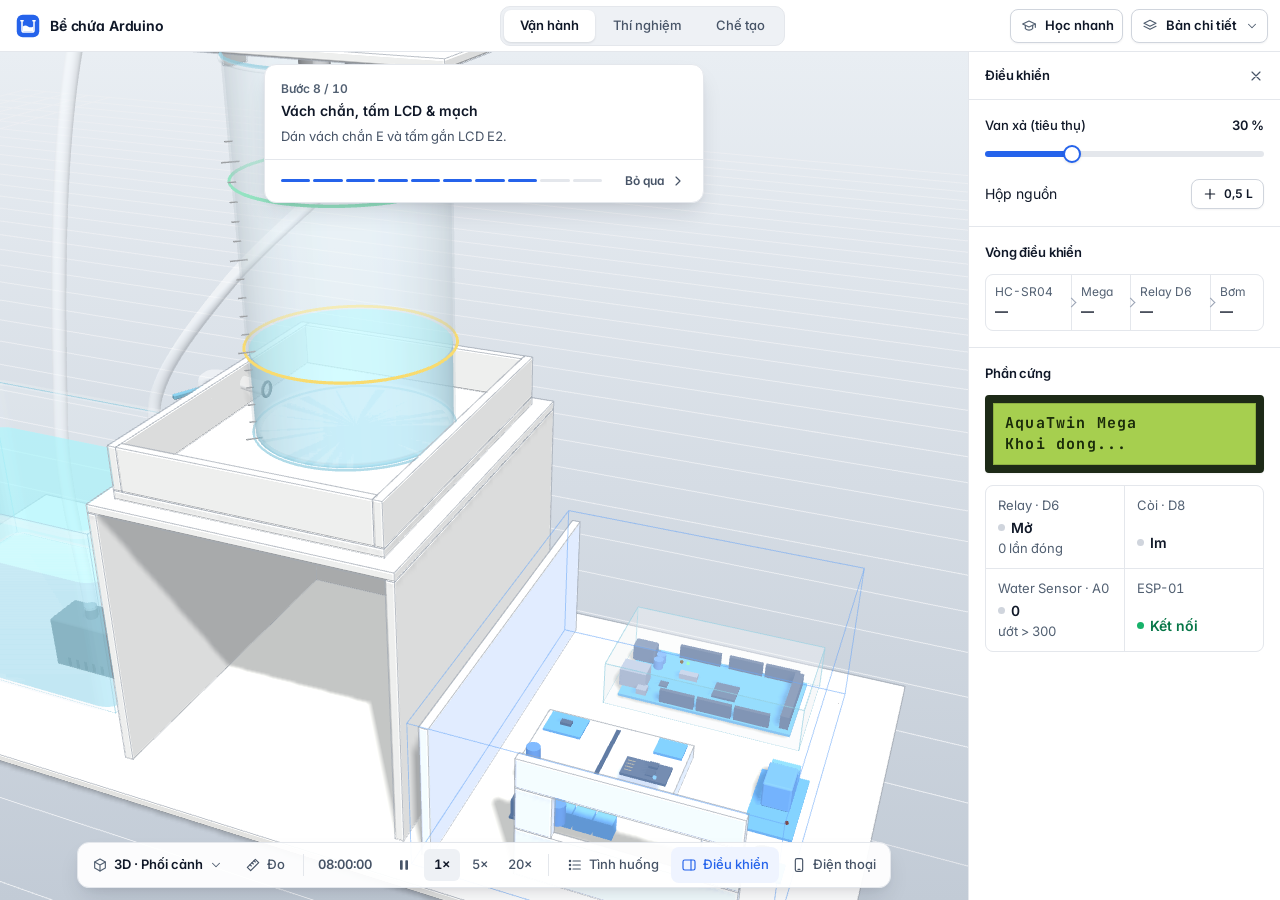
<file: index.html>
<!doctype html>
<html lang="vi">
<head>
<meta charset="utf-8">
<meta name="viewport" content="width=device-width, initial-scale=1">
<title>Bể chứa Arduino — Digital Twin</title>
<meta name="description" content="Phòng thí nghiệm ảo: giám sát mực nước bể chứa và điều khiển bơm tự động bằng Arduino Mega + HC-SR04.">
<link rel="preconnect" href="https://fonts.googleapis.com">
<link rel="preconnect" href="https://fonts.gstatic.com" crossorigin>
<link href="https://fonts.googleapis.com/css2?family=Inter:wght@400;500;600;700&family=JetBrains+Mono:wght@500;700&display=swap" rel="stylesheet">
<link rel="icon" href="data:image/svg+xml,%3Csvg xmlns=%27http://www.w3.org/2000/svg%27 viewBox=%270 0 32 32%27%3E%3Crect width=%2732%27 height=%2732%27 rx=%278%27 fill=%27%232563eb%27/%3E%3Cpath d=%27M9 16.5c2.3-1.6 4.7-1.6 7 0s4.7 1.6 7 0V22H9z%27 fill=%27white%27/%3E%3C/svg%3E">
<link rel="stylesheet" href="css/app.css?v=11">
</head>
<body>
<svg width="0" height="0" style="position:absolute" aria-hidden="true">
  <defs>
    <symbol id="i-play" viewBox="0 0 24 24"><path d="M7 4.5v15l12-7.5z" fill="currentColor" stroke="none"/></symbol>
    <symbol id="i-pause" viewBox="0 0 24 24"><rect x="6" y="5" width="4" height="14" rx="1" fill="currentColor" stroke="none"/><rect x="14" y="5" width="4" height="14" rx="1" fill="currentColor" stroke="none"/></symbol>
    <symbol id="i-chev-l" viewBox="0 0 24 24"><path d="M15 18l-6-6 6-6"/></symbol>
    <symbol id="i-chev-r" viewBox="0 0 24 24"><path d="M9 18l6-6-6-6"/></symbol>
    <symbol id="i-chev-d" viewBox="0 0 24 24"><path d="M6 9l6 6 6-6"/></symbol>
    <symbol id="i-check" viewBox="0 0 24 24"><path d="M5 12.5l4.5 4.5L19 7.5"/></symbol>
    <symbol id="i-x" viewBox="0 0 24 24"><path d="M6 6l12 12M18 6L6 18"/></symbol>
    <symbol id="i-eye" viewBox="0 0 24 24"><path d="M2 12s3.6-7 10-7 10 7 10 7-3.6 7-10 7S2 12 2 12z"/><circle cx="12" cy="12" r="3"/></symbol>
    <symbol id="i-eye-off" viewBox="0 0 24 24"><path d="M10.6 5.1A9.6 9.6 0 0 1 12 5c6.4 0 10 7 10 7a17 17 0 0 1-2.6 3.5M6.6 6.6C3.7 8.4 2 12 2 12s3.6 7 10 7c1.8 0 3.4-.5 4.8-1.3M9.9 9.9a3 3 0 0 0 4.2 4.2M3 3l18 18"/></symbol>
    <symbol id="i-target" viewBox="0 0 24 24"><circle cx="12" cy="12" r="7"/><circle cx="12" cy="12" r="2.5"/><path d="M12 2v3M12 19v3M2 12h3M19 12h3"/></symbol>
    <symbol id="i-isolate" viewBox="0 0 24 24"><path d="M12 3l8 4.5v9L12 21l-8-4.5v-9z"/><path d="M4 7.5l8 4.5 8-4.5M12 12v9"/></symbol>
    <symbol id="i-tag" viewBox="0 0 24 24"><circle cx="12" cy="12" r="8.5"/><path d="M10.5 9.5l2-1.5v8"/></symbol>
    <symbol id="i-dims" viewBox="0 0 24 24"><path d="M3 8v8M21 8v8M3 12h18M6.5 9.5L3.5 12l3 2.5M17.5 9.5l3 2.5-3 2.5"/></symbol>
    <symbol id="i-ruler" viewBox="0 0 24 24"><path d="M3.5 15.5l12-12 5 5-12 12z"/><path d="M7.5 11.5l2 2M10.5 8.5l2 2M13.5 5.5l2 2"/></symbol>
    <symbol id="i-printer" viewBox="0 0 24 24"><path d="M7 9V3h10v6M7 17H5a2 2 0 0 1-2-2v-4a2 2 0 0 1 2-2h14a2 2 0 0 1 2 2v4a2 2 0 0 1-2 2h-2"/><path d="M7 14h10v7H7z"/></symbol>
    <symbol id="i-download" viewBox="0 0 24 24"><path d="M12 3v12M7 10l5 5 5-5M4 20h16"/></symbol>
    <symbol id="i-plus" viewBox="0 0 24 24"><path d="M12 5v14M5 12h14"/></symbol>
    <symbol id="i-drain" viewBox="0 0 24 24"><path d="M12 3s6 6.5 6 11a6 6 0 0 1-12 0c0-4.5 6-11 6-11z"/><path d="M9 15h6"/></symbol>
    <symbol id="i-reset" viewBox="0 0 24 24"><path d="M3 12a9 9 0 1 0 3-6.7"/><path d="M3 4v5h5"/></symbol>
    <symbol id="i-towel" viewBox="0 0 24 24"><path d="M5 4h14v13a3 3 0 0 1-3 3H8a3 3 0 0 1-3-3z"/><path d="M5 9h14"/></symbol>
    <symbol id="i-explode" viewBox="0 0 24 24"><path d="M9 3H3v6M15 3h6v6M9 21H3v-6M15 21h6v-6"/><rect x="9" y="9" width="6" height="6" rx="1"/></symbol>
    <symbol id="i-collapse" viewBox="0 0 24 24"><path d="M4 9h5V4M20 9h-5V4M4 15h5v5M20 15h-5v5"/></symbol>
    <symbol id="i-list" viewBox="0 0 24 24"><path d="M9 6h11M9 12h11M9 18h11"/><circle cx="4.5" cy="6" r="1"/><circle cx="4.5" cy="12" r="1"/><circle cx="4.5" cy="18" r="1"/></symbol>
    <symbol id="i-alert" viewBox="0 0 24 24"><path d="M12 3.5l9.5 16.5h-19z"/><path d="M12 10v4.5M12 17.5v.5"/></symbol>
    <symbol id="i-home" viewBox="0 0 24 24"><path d="M3.5 11L12 4l8.5 7"/><path d="M5.5 9.5V20h13V9.5"/></symbol>
    <symbol id="i-chart" viewBox="0 0 24 24"><path d="M4 4v16h16"/><path d="M7.5 15l4-4.5 3 3 5-6"/></symbol>
    <symbol id="i-sliders" viewBox="0 0 24 24"><path d="M4 7h10M18 7h2M4 17h4M12 17h8"/><circle cx="16" cy="7" r="2"/><circle cx="10" cy="17" r="2"/></symbol>
    <symbol id="i-panel-r" viewBox="0 0 24 24"><rect x="3" y="4.5" width="18" height="15" rx="2.5"/><path d="M15 4.5v15"/></symbol>
    <symbol id="i-panel-l" viewBox="0 0 24 24"><rect x="3" y="4.5" width="18" height="15" rx="2.5"/><path d="M9 4.5v15"/></symbol>
    <symbol id="i-phone" viewBox="0 0 24 24"><rect x="6.5" y="2.5" width="11" height="19" rx="2.5"/><path d="M10.5 18.5h3"/></symbol>
    <symbol id="i-layers" viewBox="0 0 24 24"><path d="M12 3.5l9 4.5-9 4.5-9-4.5z"/><path d="M3 12.5l9 4.5 9-4.5"/></symbol>
    <symbol id="i-doc" viewBox="0 0 24 24"><path d="M6 2.5h8l4.5 4.5v14.5H6z"/><path d="M14 2.5V7h4.5M9 12h6M9 16h6"/></symbol>
    <symbol id="i-cube" viewBox="0 0 24 24"><path d="M12 3l8 4.5v9L12 21l-8-4.5v-9z"/><path d="M4 7.5l8 4.5 8-4.5M12 12v9"/></symbol>
    <symbol id="i-section" viewBox="0 0 24 24"><path d="M12 3l8 4.5v9L12 21l-8-4.5v-9z"/><path d="M2.5 14l19-5" stroke-dasharray="2.5 2.5"/></symbol>
    <symbol id="i-steps" viewBox="0 0 24 24"><path d="M4 19h5v-5h5V9h5V4"/></symbol>
    <symbol id="i-learn" viewBox="0 0 24 24"><path d="M2.5 9 12 4.5 21.5 9 12 13.5z"/><path d="M6.5 11v5c1.6 1.5 3.4 2.2 5.5 2.2s3.9-.7 5.5-2.2v-5M21.5 9v5"/></symbol>
    <symbol id="i-bolt" viewBox="0 0 24 24"><path d="M13 3 5 13.5h6L10 21l8-10.5h-6z"/></symbol>
    <symbol id="i-arrow-l" viewBox="0 0 24 24"><path d="M19 12H5M11 6l-6 6 6 6"/></symbol>
  </defs>
</svg>

<header class="top">
  <div class="brand">
    <svg class="brand-mark" viewBox="0 0 32 32" width="24" height="24" aria-hidden="true"><rect x="1" y="1" width="30" height="30" rx="8" fill="var(--accent)"/><path d="M8 9v12.5a2.5 2.5 0 0 0 2.5 2.5h11a2.5 2.5 0 0 0 2.5-2.5V9" fill="none" stroke="#fff" stroke-width="2" stroke-linecap="round"/><path d="M9 16.5c2.3-1.6 4.7-1.6 7 0s4.7 1.6 7 0V21.5a1.5 1.5 0 0 1-1.5 1.5h-11A1.5 1.5 0 0 1 9 21.5z" fill="#fff"/><path d="M6.5 9h3M22.5 9h3" stroke="#fff" stroke-width="2" stroke-linecap="round"/></svg>
    <strong class="brand-txt">Bể chứa Arduino</strong>
  </div>
  <nav class="tabs" role="tablist" aria-label="Workspace">
    <button role="tab" data-mode="run" aria-selected="true">Vận hành</button>
    <button role="tab" data-mode="lab" aria-selected="false">Thí nghiệm<span class="badge" id="faultCount" hidden></span></button>
    <button role="tab" data-mode="build" aria-selected="false">Chế tạo</button>
  </nav>
  <div class="top-end">
    <button class="menu-btn" id="tourBtn" aria-pressed="false" aria-label="Học nhanh" data-tip="6 bước, khoảng 3 phút: cảm biến, ngưỡng, relay, khóa an toàn"><svg class="i"><use href="#i-learn"/></svg><span>Học nhanh</span></button>
    <div class="popwrap">
      <button class="menu-btn" id="variantBtn" aria-haspopup="true" aria-expanded="false" aria-controls="popVariant" aria-label="Phương án mô hình"><svg class="i"><use href="#i-layers"/></svg><span id="variantName">Bản chi tiết</span><svg class="i i-chev"><use href="#i-chev-d"/></svg></button>
      <div class="pop pop-down pop-end" id="popVariant" hidden>
        <div class="opts" id="variantSeg" role="group" aria-label="Phương án mô hình">
          <button class="opt" data-variant="detailed" aria-pressed="true"><span><b>Bản chi tiết</b><small id="vMeta-detailed"></small></span><svg class="i"><use href="#i-check"/></svg></button>
          <button class="opt" data-variant="simple" aria-pressed="false"><span><b>Bản đơn giản</b><small id="vMeta-simple"></small></span><svg class="i"><use href="#i-check"/></svg></button>
        </div>
      </div>
    </div>
  </div>
</header>

<main class="app" id="app" data-mode="run" data-look="cad">
  <!-- ===== Chế tạo: cây bộ phận (trái) ===== -->
  <aside class="pane pane-l pane-tree" id="paneTree" aria-label="Bộ phận">
    <div class="pane-head"><h2>Bộ phận</h2><button class="btn btn-sm btn-ghost" id="showAll"><svg class="i"><use href="#i-eye"/></svg>Hiện tất cả</button><button class="icon-btn" data-close="tree" aria-label="Đóng danh sách bộ phận"><svg class="i"><use href="#i-x"/></svg></button></div>
    <div class="pane-body" id="partTree"></div>
  </aside>

  <!-- ===== Viewport 3D ===== -->
  <section class="stage" id="stage" aria-label="Mô hình 3D">
    <div class="stage3d" id="stage3d"></div>
    <div class="schem" id="schem" hidden></div>
    <aside class="cmp-pane" id="cmpPane" hidden aria-label="Ảnh ngoài đời">
      <div class="chips" id="cmpShots"></div>
      <figure class="cmp-fig"><button class="cmp-img" id="cmpOpen" aria-label="Phóng to ảnh"><span class="ai-tag">Ảnh minh họa AI</span><img id="cmpImg" src="assets/ref/ai/assembly-overview.jpg" alt="Toàn cảnh"></button><figcaption id="cmpCap"></figcaption></figure>
    </aside>

    <div class="fw sim-only" id="fwState" role="status"></div>
    <div class="stage-hint" id="stageHint" role="status" hidden></div>

    <div class="player" id="player" hidden>
      <div class="asm-now" id="asmNow"></div>
      <div class="player-row">
        <button class="icon-btn" id="asmPrev" aria-label="Bước trước"><svg class="i"><use href="#i-chev-l"/></svg></button>
        <button class="btn btn-pri" id="asmPlay"><svg class="i"><use href="#i-play"/></svg><span>Tự chạy</span></button>
        <button class="icon-btn" id="asmNext" aria-label="Bước sau"><svg class="i"><use href="#i-chev-r"/></svg></button>
        <button class="icon-btn" id="asmExit" aria-label="Thoát lắp ráp"><svg class="i"><use href="#i-x"/></svg></button>
      </div>
    </div>

    <!-- Dựng từ đầu: chú thích từng bước lắp trong màn mở đầu -->
    <section class="player story sim-only" id="story" aria-label="Dựng mô hình từ đầu" hidden>
      <div class="asm-now" id="storyCap" aria-live="polite">
        <span class="step-k" id="storyK"></span>
        <strong id="storyTitle"></strong>
        <p class="tour-txt" id="storyTxt"></p>
      </div>
      <div class="player-row">
        <div class="asm-prog" id="storyProg" aria-hidden="true"></div>
        <button class="btn btn-sm btn-ghost" id="storySkip">Bỏ qua<svg class="i"><use href="#i-chev-r"/></svg></button>
      </div>
    </section>

    <!-- Học nhanh: thẻ hướng dẫn nổi góc phải, thao tác trên chính mô phỏng (không khóa giao diện) -->
    <section class="player tour sim-only" id="tour" aria-labelledby="tourTitle" hidden>
      <div class="asm-now">
        <div class="tour-head"><span class="step-k" id="tourK"></span><button class="icon-btn" id="tourExit" aria-label="Thoát học nhanh"><svg class="i"><use href="#i-x"/></svg></button></div>
        <strong id="tourTitle" tabindex="-1"></strong>
        <p class="tour-txt" id="tourTxt"></p>
        <div class="tour-task" id="tourTask" aria-live="polite"></div>
        <p class="tour-live" id="tourLive"></p>
        <div class="asm-prog" id="tourProg" aria-hidden="true"></div>
      </div>
      <div class="player-row">
        <button class="icon-btn" id="tourPrev" aria-label="Bước trước"><svg class="i"><use href="#i-chev-l"/></svg></button>
        <button class="icon-btn" id="tourRe" aria-label="Chạy lại tình huống" data-tip="Chạy lại từ đầu" hidden><svg class="i"><use href="#i-reset"/></svg></button>
        <button class="btn" id="tourNext"><span>Bước tiếp</span><svg class="i"><use href="#i-chev-r"/></svg></button>
      </div>
    </section>

    <!-- Dock: mọi công cụ của workspace, gom theo nhóm -->
    <div class="dock" role="toolbar" aria-label="Công cụ">
      <div class="dock-g build-only">
        <button class="dk" id="dTree" aria-pressed="false" aria-label="Bộ phận" data-tip="Danh sách bộ phận"><svg class="i"><use href="#i-panel-l"/></svg><span>Bộ phận</span></button>
      </div>
      <div class="dock-g">
        <div class="popwrap">
          <button class="dk dk-menu" id="dView" aria-haspopup="true" aria-expanded="false" aria-controls="popView" aria-label="Hiển thị"><svg class="i"><use href="#i-cube"/></svg><span id="dViewTxt">3D · Phối cảnh</span><svg class="i i-chev"><use href="#i-chev-d"/></svg></button>
          <div class="pop" id="popView" hidden>
            <div class="pop-sec"><span class="pop-h">Kiểu hiển thị</span>
              <div class="seg seg-full" id="lookSeg" role="group" aria-label="Kiểu hiển thị"><button data-look="schem">Sơ đồ</button><button data-look="cad" aria-pressed="true">3D</button><button data-look="real">Thực tế</button><button data-look="compare">So sánh</button></div>
            </div>
            <div class="pop-sec no-schem"><span class="pop-h">Góc nhìn</span>
              <div class="views" id="viewGrid" role="group" aria-label="Góc nhìn">
                <button data-view="iso" aria-pressed="true">Phối cảnh</button><button data-view="front">Trước</button><button data-view="top">Trên</button><button data-view="side">Bên</button>
                <button data-view="tank">Bình chứa</button><button data-view="pump">Bơm &amp; nguồn</button><button data-view="control">Mạch &amp; LCD</button>
              </div>
            </div>
            <div class="pop-sec no-schem">
              <button class="tgl" id="tLabels" aria-pressed="false"><span>Bóng số bộ phận</span><i aria-hidden="true"></i></button>
              <button class="tgl" id="tDims" aria-pressed="false"><span>Kích thước chính</span><i aria-hidden="true"></i></button>
              <button class="tgl" id="tFlow" aria-pressed="true"><span>Dòng điện &amp; tín hiệu <small>vàng: dòng bơm · xanh lơ: tín hiệu</small></span><i aria-hidden="true"></i></button>
              <button class="tgl" id="tQuality" aria-pressed="true"><span>Chi tiết cao <small>khúc xạ, chân linh kiện</small></span><i aria-hidden="true"></i></button>
            </div>
          </div>
        </div>
        <button class="dk no-schem" id="tMeasure" aria-pressed="false" aria-label="Thước đo" data-tip="Đo 2 điểm (Esc để thoát)"><svg class="i"><use href="#i-ruler"/></svg><span>Đo</span></button>
      </div>

      <div class="dock-g build-only no-schem">
        <div class="popwrap">
          <button class="dk" id="dExplode" aria-haspopup="true" aria-expanded="false" aria-controls="popExplode" aria-label="Tháo rời"><svg class="i"><use href="#i-explode"/></svg><span>Tháo rời</span><b class="dk-val" id="exDock" hidden></b></button>
          <div class="pop" id="popExplode" hidden>
            <div class="pop-sec">
              <div class="seg seg-full" role="group" aria-label="Trạng thái lắp"><button id="exIn"><svg class="i"><use href="#i-collapse"/></svg>Lắp lại</button><button id="exOut"><svg class="i"><use href="#i-explode"/></svg>Tháo rời</button></div>
              <div class="field">
                <div class="field-head"><label for="exSlider">Mức tách</label><output id="exOutV" for="exSlider">0 %</output></div>
                <input type="range" id="exSlider" min="0" max="100" value="0">
              </div>
            </div>
            <div class="pop-sec"><span class="pop-h">Tách theo cụm</span><div class="chips" id="clusterChips"></div></div>
          </div>
        </div>
        <div class="popwrap">
          <button class="dk" id="dSection" aria-haspopup="true" aria-expanded="false" aria-controls="popSection" aria-label="Mặt cắt"><svg class="i"><use href="#i-section"/></svg><span>Mặt cắt</span></button>
          <div class="pop" id="popSection" hidden>
            <div class="pop-sec">
              <div class="seg seg-full" id="secSeg" role="group" aria-label="Mặt cắt"><button data-sec="off" aria-pressed="true">Tắt</button><button data-sec="z">Cắt dọc</button><button data-sec="x">Cắt ngang</button></div>
              <div class="field" id="secWrap" hidden>
                <div class="field-head"><label for="secSlider">Vị trí</label><output id="secV" for="secSlider"></output></div>
                <input type="range" id="secSlider" min="0" max="100" value="52">
              </div>
            </div>
          </div>
        </div>
        <button class="dk" id="dAsm" aria-pressed="false" aria-label="Lắp ráp" data-tip="Hoạt ảnh lắp ráp từng bước"><svg class="i"><use href="#i-steps"/></svg><span>Lắp ráp</span></button>
      </div>

      <div class="dock-g sim-only" role="group" aria-label="Mô phỏng">
        <span class="clock" id="topClock" aria-label="Giờ mô phỏng">08:00:00</span>
        <div class="seg seg-dock" id="speedSeg" aria-label="Tốc độ mô phỏng"><button data-speed="0" aria-label="Tạm dừng mô phỏng"><svg class="i"><use href="#i-pause"/></svg></button><button data-speed="1" aria-pressed="true" class="is-last">1×</button><button data-speed="5">5×</button><button data-speed="20">20×</button></div>
      </div>

      <div class="dock-g dock-end">
        <div class="popwrap sim-only">
          <button class="dk" id="dScen" aria-haspopup="true" aria-expanded="false" aria-controls="popScen" aria-label="Tình huống trình bày"><svg class="i"><use href="#i-list"/></svg><span>Tình huống</span></button>
          <div class="pop pop-end" id="popScen" hidden>
            <div class="pop-sec"><span class="pop-h">Tình huống trình bày <small>phím 1–8</small></span><div class="opts" id="scenList" role="group" aria-label="Tình huống"></div></div>
          </div>
        </div>
        <button class="dk sim-only" id="dCtx" aria-pressed="false"><svg class="i"><use href="#i-panel-r"/></svg><span id="dCtxTxt">Điều khiển</span></button>
        <button class="dk sim-only" id="dPhone" aria-pressed="false" aria-label="Điện thoại" data-tip="App nhận dữ liệu qua ESP-01"><svg class="i"><use href="#i-phone"/></svg><span>Điện thoại</span></button>
        <button class="dk dk-pri build-only" id="dDoc" aria-label="Hồ sơ chế tạo"><svg class="i"><use href="#i-doc"/></svg><span>Hồ sơ</span></button>
      </div>
    </div>
  </section>

  <!-- ===== Vận hành: điều khiển + phần cứng ===== -->
  <aside class="pane pane-r pane-run" id="paneRun" aria-label="Điều khiển">
    <div class="pane-head"><h2>Điều khiển</h2><button class="icon-btn" data-close="ctx" aria-label="Đóng bảng điều khiển"><svg class="i"><use href="#i-x"/></svg></button></div>
    <div class="pane-body">
      <section class="blk">
        <div class="field">
          <div class="field-head"><label for="valve" id="valveLbl">Van xả (tiêu thụ)</label><output id="valveOut" for="valve">0 %</output></div>
          <input type="range" id="valve" min="0" max="100" step="5" value="0">
        </div>
        <div class="ctl-row"><span>Hộp nguồn</span><button class="btn btn-sm" id="addWater"><svg class="i"><use href="#i-plus"/></svg>0,5 L</button></div>
      </section>
      <section class="blk" aria-labelledby="loopH">
        <h3 class="blk-h" id="loopH">Vòng điều khiển</h3>
        <ol class="loop" id="loop" aria-label="Cảm biến → Mega → relay → bơm"></ol>
      </section>
      <section class="blk" aria-labelledby="hwH">
        <h3 class="blk-h" id="hwH">Phần cứng</h3>
        <div class="lcd16" id="lcd" role="img" aria-label="Màn hình LCD 16×2"></div>
        <div class="hw" id="hw"></div>
      </section>
    </div>
  </aside>

  <!-- ===== Thí nghiệm: sự cố, số đo, nhật ký ===== -->
  <aside class="pane pane-r pane-lab" id="paneLab" aria-label="Thí nghiệm">
    <div class="pane-head pane-head-tabs">
      <div class="ptabs" role="tablist" aria-label="Thí nghiệm" data-tabs="lab">
        <button role="tab" id="lt-f" aria-controls="lp-f" aria-selected="true">Sự cố</button>
        <button role="tab" id="lt-m" aria-controls="lp-m" aria-selected="false">Số đo</button>
        <button role="tab" id="lt-l" aria-controls="lp-l" aria-selected="false">Nhật ký</button>
      </div>
      <button class="icon-btn" data-close="ctx" aria-label="Đóng bảng thí nghiệm"><svg class="i"><use href="#i-x"/></svg></button>
    </div>
    <div class="pane-body">
      <div role="tabpanel" id="lp-f" aria-labelledby="lt-f">
        <section class="blk">
          <label class="sw-row"><span>Rò rỉ bình chứa</span><input type="checkbox" role="switch" class="switch" id="fLeak"></label>
          <label class="sw-row"><span>Bơm yếu / tắc ống</span><input type="checkbox" role="switch" class="switch" id="fWeak"></label>
          <label class="sw-row"><span>Mất Wi-Fi</span><input type="checkbox" role="switch" class="switch" id="fWifi"></label>
          <label class="sw-row"><span>Mất điện</span><input type="checkbox" role="switch" class="switch" id="fPower"></label>
          <div class="field">
            <label for="fSensor">HC-SR04</label>
            <select id="fSensor"><option value="ok">Bình thường</option><option value="timeout">Mất tín hiệu (đứt ECHO)</option><option value="noise">Nhiễu xung 25 %</option><option value="stuck">Treo giá trị</option></select>
          </div>
        </section>
        <section class="blk">
          <div class="ctl-row"><span>Hộp nguồn</span><button class="btn btn-sm" id="emptySrc" data-tip="Thử chống chạy khô"><svg class="i"><use href="#i-drain"/></svg>Rút cạn</button></div>
          <div class="ctl-row"><span>Khay hứng</span><button class="btn btn-sm" id="dryTray" data-tip="Sau rò rỉ: lau khô rồi RESET"><svg class="i"><use href="#i-towel"/></svg>Lau khô</button></div>
          <div class="ctl-row"><span>Arduino Mega</span><button class="btn btn-sm" id="resetBtn" data-tip="Khởi động lại firmware, xóa khóa an toàn"><svg class="i"><use href="#i-reset"/></svg>RESET</button></div>
        </section>
      </div>
      <div role="tabpanel" id="lp-m" aria-labelledby="lt-m" hidden>
        <section class="blk"><dl class="kv" id="truth"></dl></section>
      </div>
      <div role="tabpanel" id="lp-l" aria-labelledby="lt-l" hidden>
        <section class="blk"><ol class="log" id="labLog"></ol></section>
      </div>
    </div>
  </aside>

  <!-- ===== Chế tạo: thẻ bộ phận (chỉ khi đã chọn) ===== -->
  <aside class="pane pane-r pane-insp" id="paneInsp" aria-label="Thông tin bộ phận">
    <div class="pane-head"><h2 id="inspNo">Bộ phận</h2><button class="icon-btn" data-close="insp" aria-label="Bỏ chọn bộ phận"><svg class="i"><use href="#i-x"/></svg></button></div>
    <div class="pane-body"><section class="blk part-card" id="partCard"></section></div>
  </aside>

  <!-- ===== Điện thoại giả lập (chỉ khi bật) ===== -->
  <aside class="pane pane-r phone-col" id="panePhone" aria-label="Ứng dụng điện thoại">
    <button class="icon-btn phone-x" data-close="phone" aria-label="Đóng điện thoại"><svg class="i"><use href="#i-x"/></svg></button>
    <div class="phone">
      <div class="phone-screen" id="phone">
        <div class="p-status"><span id="pTime">08:00</span><span class="p-notch"></span><span class="p-icons"><svg id="pWifi" viewBox="0 0 20 14" width="16" height="12" aria-label="Wi-Fi"><path d="M1 4.5a13 13 0 0 1 18 0M4 7.6a8.5 8.5 0 0 1 12 0M7 10.6a4 4 0 0 1 6 0" fill="none" stroke="currentColor" stroke-width="1.8" stroke-linecap="round"/><circle cx="10" cy="12.6" r="1.2" fill="currentColor"/></svg><svg viewBox="0 0 24 12" width="22" height="11" aria-label="Pin"><rect x="0.5" y="0.5" width="20" height="11" rx="2.5" fill="none" stroke="currentColor"/><rect x="2" y="2" width="14" height="8" rx="1.2" fill="currentColor"/><rect x="21.5" y="4" width="2" height="4" rx="1" fill="currentColor"/></svg></span></div>
        <div class="p-head"><div class="p-title"><h3>Bể chứa tầng thượng</h3><span id="pDev">Arduino Mega · ESP-01</span></div><span class="chip" id="pConn">Trực tuyến</span></div>
        <div class="p-body">
          <div class="p-banner" id="pOffline" hidden></div>
          <div class="p-alert" id="pAlert" role="alert" hidden><svg class="i"><use href="#i-alert"/></svg><div><strong id="pAlertT"></strong><span id="pAlertD"></span></div><button id="pAck">Xác nhận</button></div>

          <div class="p-view" data-pview="home">
            <div class="p-card p-tank">
              <div class="p-gauge" aria-hidden="true"><div class="p-fill" id="pFill"></div><i class="p-mk p-mk-hi" id="pMkHi"></i><i class="p-mk p-mk-lo" id="pMkLo"></i></div>
              <div class="p-read">
                <span class="p-cap">Mực nước</span>
                <div class="p-big"><span id="pPct">—</span><small>%</small></div>
                <span class="p-sub" id="pLiters">—</span>
                <div class="p-mini"><span>Cảm biến → mặt nước</span><b id="pDist">—</b></div>
              </div>
            </div>
            <div class="p-card p-pump">
              <span class="p-cap">Máy bơm</span><strong><span class="p-dot" id="pPumpDot"></span><span id="pPump">TẮT</span></strong><span class="p-sub" id="pRate">—</span>
            </div>
            <div class="p-card">
              <span class="p-cap">Chế độ</span>
              <div class="p-seg" id="pMode"><button data-pmode="auto" aria-pressed="true">Tự động</button><button data-pmode="manual">Thủ công</button></div>
              <button class="p-btn" id="pPumpBtn" hidden>Bật bơm</button>
            </div>
          </div>

          <div class="p-view" data-pview="history" hidden>
            <div class="p-card">
              <span class="p-cap">Xu hướng</span>
              <canvas id="pChart" height="140" aria-label="Biểu đồ mực nước 10 phút gần nhất"></canvas>
              <div class="p-legend"><span><i class="ln-lv"></i>Mực nước</span><span><i class="ln-pump"></i>Bơm chạy</span></div>
            </div>
            <div class="p-card">
              <span class="p-cap">Lịch sử sự kiện</span>
              <ol class="p-events" id="pEvents"></ol>
            </div>
          </div>

          <div class="p-view" data-pview="settings" hidden>
            <div class="p-card">
              <span class="p-cap">Ngưỡng điều khiển</span>
              <label class="p-range"><span>Bật bơm khi ≤ <b id="pLowV">30</b> %</span><input type="range" id="pLow" min="5" max="85" step="1" value="30"></label>
              <label class="p-range"><span>Tắt bơm khi ≥ <b id="pHighV">85</b> %</span><input type="range" id="pHigh" min="15" max="95" step="1" value="85"></label>
            </div>
          </div>
        </div>
        <nav class="p-tabbar" role="tablist" aria-label="Ứng dụng" data-tabs="phone">
          <button role="tab" data-ptab="home" aria-selected="true"><svg class="i"><use href="#i-home"/></svg>Tổng quan</button>
          <button role="tab" data-ptab="history" aria-selected="false"><svg class="i"><use href="#i-chart"/></svg>Lịch sử</button>
          <button role="tab" data-ptab="settings" aria-selected="false"><svg class="i"><use href="#i-sliders"/></svg>Cài đặt</button>
        </nav>
        <div class="p-toast" id="pToast" role="status" hidden></div>
      </div>
    </div>
  </aside>

  <!-- ===== Chế tạo: hồ sơ ===== -->
  <section class="doc" id="doc" aria-label="Hồ sơ chế tạo">
    <nav class="doc-nav" aria-label="Mục hồ sơ">
      <button class="btn btn-ghost doc-back" id="docBack"><svg class="i"><use href="#i-arrow-l"/></svg>Mô hình 3D</button>
      <a href="#d-params">Thông số</a><a href="#d-bom">BOM &amp; dự toán</a><a href="#d-dwg">Bản vẽ</a><a href="#d-cut">Cắt vật liệu</a><a href="#d-wire">Điện &amp; nối dây</a><a href="#d-asm">Lắp ráp</a><a href="#d-cmp">So sánh</a><a href="#d-real">Ảnh ngoài đời</a>
      <button class="btn" id="printBtn"><svg class="i"><use href="#i-printer"/></svg>In / PDF</button>
    </nav>
    <div class="doc-body">
      <article class="paper" id="d-params">
        <header class="sec-h"><h2>Thông số</h2><div class="sec-meta"><span data-tip="Nhập kích thước thật đo bằng thước kẹp; bản vẽ, ống, dây, miếng cắt, BOM và 3D tự tính lại.">Kích thước thật của bình và hộp</span><button class="btn btn-sm btn-ghost" id="resetParams"><svg class="i"><use href="#i-reset"/></svg>Mặc định</button></div></header>
        <div id="paramForm"></div>
        <div id="derived"></div>
      </article>
      <article class="paper" id="d-bom"></article>
      <article class="paper" id="d-dwg"></article>
      <article class="paper" id="d-cut"></article>
      <article class="paper" id="d-wire"></article>
      <article class="paper" id="d-asm"></article>
      <article class="paper" id="d-cmp"></article>
      <article class="paper" id="d-real">
        <header class="sec-h"><h2>Ảnh ngoài đời</h2><div class="sec-meta"><span data-tip="Ảnh tạo bằng AI theo bố cục và kích thước bản vẽ, không phải ảnh chụp mô hình đã làm; chi tiết nhỏ có thể khác.">Ảnh AI, không phải ảnh chụp</span><a href="assets/ref/PROMPTS.md" target="_blank" rel="noopener">Prompt</a></div></header>
        <div class="shots" id="shots"></div>
        <h3>Linh kiện <small class="muted">ảnh thật khi có, còn lại là ảnh minh họa AI</small></h3>
        <div class="refs" id="refGrid"></div>
      </article>
    </div>
  </section>
</main>

<dialog class="lightbox" id="lightbox" aria-label="Ảnh phóng to">
  <form method="dialog"><button class="btn btn-icon btn-ghost lb-x" aria-label="Đóng"><svg class="i"><use href="#i-x"/></svg></button></form>
  <img id="lbImg" src="assets/ref/ai/assembly-overview.jpg" alt="Ảnh phóng to"><p id="lbCap"></p>
</dialog>

<noscript>Ứng dụng cần JavaScript.</noscript>
<script src="vendor/three.min.js"></script>
<script>window.THREE || document.write('<script src="https://cdn.jsdelivr.net/npm/three@0.147.0/build/three.min.js"><\/script>')</script>
<script src="vendor/OrbitControls.js"></script>
<script src="vendor/RGBELoader.js"></script>
<script src="vendor/RoundedBoxGeometry.js"></script>
<script>THREE.OrbitControls || document.write('<script src="https://cdn.jsdelivr.net/npm/three@0.147.0/examples/js/controls/OrbitControls.js"><\/script>')</script>
<script src="js/design.js?v=9"></script>
<script src="js/sim.js?v=2"></script>
<script src="js/lab3d.js?v=12"></script>
<script src="js/parts3d.js?v=13"></script>
<script src="js/scene3d.js?v=25"></script>
<script src="js/drawings.js"></script>
<script src="js/app.js?v=11"></script>
</body>
</html>
</file>
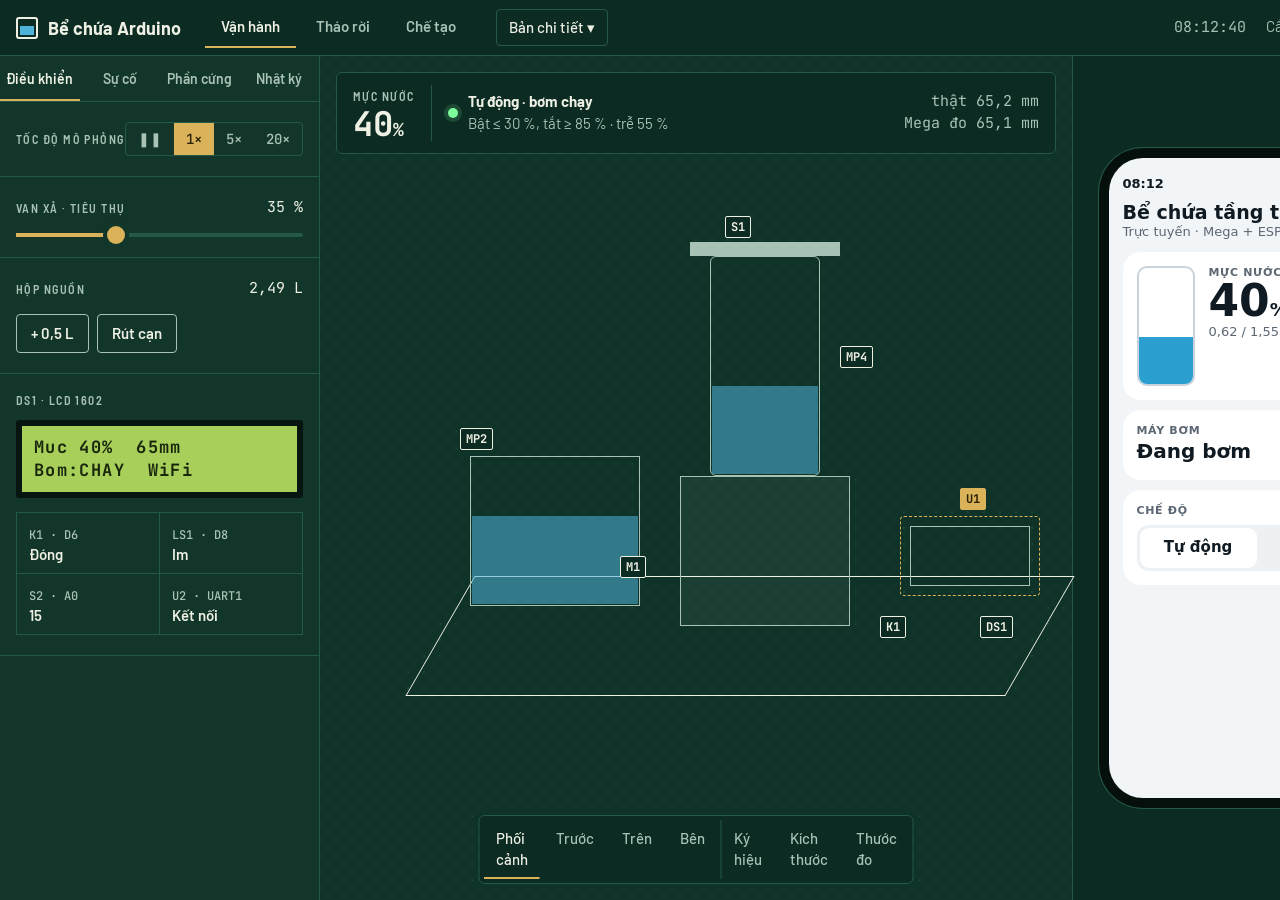
<file: .impeccable/mocks/decision/assigned.html>
<!doctype html><html lang="vi"><head><meta charset="utf-8">
<link href="https://fonts.googleapis.com/css2?family=Barlow:wght@400;500;600;700&family=Barlow+Semi+Condensed:wght@500;600&family=JetBrains+Mono:wght@500;700&display=swap" rel="stylesheet">
<style>
:root{--mask:#0c2b23;--mask2:#123629;--mask3:#184536;--seam:#24594a;--silk:#eef0e4;--silk2:#a9c2b6;--gold:#d9b25a;--gold-ink:#2a2105;--cu:#c9773f;--water:#4fb3d9;--red:#ff6b5e;--amber:#f0a03a;--led:#7dfc9c}
*{box-sizing:border-box;margin:0}body{width:1440px;height:900px;overflow:hidden;background:var(--mask);color:var(--silk);font:15px/1.45 Barlow,sans-serif}
.mono{font-family:"JetBrains Mono",monospace}.lbl{font:600 12px/1 "Barlow Semi Condensed";letter-spacing:.12em;text-transform:uppercase;color:var(--silk2)}
header{height:56px;display:flex;align-items:center;gap:24px;padding:0 16px;border-bottom:1px solid var(--seam)}
.brand{font:700 18px Barlow;display:flex;gap:10px;align-items:center}.brand i{width:22px;height:22px;border:2px solid var(--silk);border-radius:3px;position:relative}.brand i:after{content:"";position:absolute;left:2px;right:2px;bottom:2px;height:9px;background:var(--water)}
.tabs{display:flex;gap:4px}.tabs b{padding:9px 16px;font-weight:600;color:var(--silk2);border-bottom:2px solid transparent}.tabs b.on{color:var(--silk);border-color:var(--gold)}
.sel{border:1px solid var(--seam);border-radius:4px;padding:7px 12px;font-weight:500}.sp{flex:1}
.right{display:flex;gap:20px;align-items:center;color:var(--silk2)}.right b{color:var(--silk)}
main{display:grid;grid-template-columns:320px 1fr 368px;height:844px}
.side{border-right:1px solid var(--seam);background:var(--mask2);padding:0}
.stabs{display:flex;border-bottom:1px solid var(--seam)}.stabs span{flex:1;text-align:center;padding:14px 0;font:600 14px Barlow;color:var(--silk2)}.stabs span.on{color:var(--silk);box-shadow:inset 0 -2px var(--gold)}
.sec{padding:20px 16px;border-bottom:1px solid var(--seam);display:grid;gap:14px}
.row{display:flex;justify-content:space-between;align-items:center}
.seg{display:flex;border:1px solid var(--seam);border-radius:4px}.seg span{padding:7px 12px;font:500 14px "JetBrains Mono";color:var(--silk2)}.seg span.on{background:var(--gold);color:var(--gold-ink)}
.track{height:4px;background:var(--seam);border-radius:2px;position:relative}.track:before{content:"";position:absolute;left:0;width:35%;height:4px;background:var(--gold)}.track:after{content:"";position:absolute;left:35%;top:-7px;width:18px;height:18px;margin-left:-9px;border-radius:50%;background:var(--gold);box-shadow:0 0 0 4px var(--mask2)}
.btn{border:1px solid var(--silk2);border-radius:4px;padding:8px 14px;font-weight:600}
.lcd{background:#a8cf5a;color:#18260c;font:700 17px/1.35 "JetBrains Mono";padding:10px 12px;border:6px solid #08140f;border-radius:3px;letter-spacing:.08em;white-space:pre}
.pins{display:grid;grid-template-columns:1fr 1fr;gap:1px;background:var(--seam);border:1px solid var(--seam)}.pins div{background:var(--mask2);padding:10px 12px}.pins b{display:block;font:600 15px Barlow}.pins small{color:var(--silk2);font:500 12px "JetBrains Mono"}
.stage{position:relative;background:radial-gradient(#1a4a3b 1px,transparent 1.2px) 0 0/16px 16px,#0f3328}
.status{position:absolute;top:16px;left:16px;right:16px;display:flex;gap:16px;align-items:center;background:var(--mask);border:1px solid var(--seam);border-radius:6px;padding:12px 16px}
.status .big{font:700 34px/1 "JetBrains Mono"}.dot{width:10px;height:10px;border-radius:50%;background:var(--led);box-shadow:0 0 0 4px rgba(125,252,156,.15)}
.tools{position:absolute;bottom:16px;left:50%;translate:-50% 0;display:flex;gap:4px;background:var(--mask);border:1px solid var(--seam);border-radius:6px;padding:4px}.tools span{padding:8px 12px;color:var(--silk2);font-weight:500}.tools span.on{color:var(--silk);box-shadow:inset 0 -2px var(--gold)}
.m{position:absolute;border:1.5px solid var(--silk2)}.w{position:absolute;background:rgba(79,179,217,.55)}
.ref{position:absolute;font:700 12px "JetBrains Mono";color:var(--silk);border:1.5px solid var(--silk);padding:2px 5px;border-radius:2px;background:var(--mask)}.ref.on{background:var(--gold);color:var(--gold-ink);border-color:var(--gold)}
.court{position:absolute;border:1.5px dashed var(--gold);border-radius:4px}
.phone-col{border-left:1px solid var(--seam);display:grid;place-items:center}
.phone{width:316px;height:660px;border-radius:44px;background:#05100c;padding:10px;box-shadow:0 0 0 1px var(--seam)}
.scr{height:100%;border-radius:34px;background:#f2f5f7;color:#0f1a22;padding:18px 14px;display:grid;gap:10px;align-content:start;font-family:system-ui,sans-serif}
.card{background:#fff;border-radius:18px;padding:14px}.cap{font:600 11px system-ui;color:#5b6773;text-transform:uppercase;letter-spacing:.06em}
</style></head><body>
<header><div class="brand"><i></i>Bể chứa Arduino</div><nav class="tabs"><b class="on">Vận hành</b><b>Tháo rời</b><b>Chế tạo</b></nav><span class="sel">Bản chi tiết ▾</span><span class="sp"></span><div class="right"><span class="mono">08:12:40</span><span>Cần mua <b class="mono">1.020.900 đ</b></span></div></header>
<main>
<aside class="side">
 <div class="stabs"><span class="on">Điều khiển</span><span>Sự cố</span><span>Phần cứng</span><span>Nhật ký</span></div>
 <div class="sec"><div class="row"><span class="lbl">Tốc độ mô phỏng</span><div class="seg"><span>❚❚</span><span class="on">1×</span><span>5×</span><span>20×</span></div></div></div>
 <div class="sec"><div class="row"><span class="lbl">Van xả · tiêu thụ</span><span class="mono">35 %</span></div><div class="track"></div></div>
 <div class="sec"><div class="row"><span class="lbl">Hộp nguồn</span><span class="mono">2,49 L</span></div><div class="row" style="justify-content:flex-start;gap:8px"><span class="btn">+ 0,5 L</span><span class="btn">Rút cạn</span></div></div>
 <div class="sec"><span class="lbl">DS1 · LCD 1602</span><div class="lcd">Muc 40%  65mm
Bom:CHAY  WiFi</div>
 <div class="pins"><div><small>K1 · D6</small><b>Đóng</b></div><div><small>LS1 · D8</small><b>Im</b></div><div><small>S2 · A0</small><b>15</b></div><div><small>U2 · UART1</small><b>Kết nối</b></div></div></div>
</aside>
<section class="stage">
 <div class="status"><div><span class="lbl">Mực nước</span><div class="big">40<span style="font-size:18px">%</span></div></div><div style="width:1px;align-self:stretch;background:var(--seam)"></div><div style="display:flex;gap:10px;align-items:center"><span class="dot"></span><div><b>Tự động · bơm chạy</b><div style="color:var(--silk2)">Bật ≤ 30 %, tắt ≥ 85 % · trễ 55 %</div></div></div><span class="sp"></span><div class="mono" style="color:var(--silk2);text-align:right">thật 65,2 mm<br>Mega đo 65,1 mm</div></div>
 <div class="m" style="left:120px;top:520px;width:600px;height:120px;transform:skewX(-30deg);border-color:var(--silk)"></div>
 <div class="m" style="left:150px;top:400px;width:170px;height:150px"></div><div class="w" style="left:152px;top:460px;width:166px;height:88px"></div>
 <div class="m" style="left:360px;top:420px;width:170px;height:150px;background:rgba(238,240,228,.06)"></div>
 <div class="m" style="left:390px;top:200px;width:110px;height:220px;border-radius:6px"></div><div class="w" style="left:392px;top:330px;width:106px;height:88px"></div>
 <div class="m" style="left:370px;top:186px;width:150px;height:14px;background:var(--silk2)"></div>
 <div class="m" style="left:590px;top:470px;width:120px;height:60px"></div>
 <div class="court" style="left:580px;top:460px;width:140px;height:80px"></div>
 <span class="ref" style="left:405px;top:160px">S1</span><span class="ref" style="left:520px;top:290px">MP4</span><span class="ref" style="left:140px;top:372px">MP2</span><span class="ref" style="left:300px;top:500px">M1</span><span class="ref on" style="left:640px;top:432px">U1</span><span class="ref" style="left:560px;top:560px">K1</span><span class="ref" style="left:660px;top:560px">DS1</span>
 <div class="tools"><span class="on">Phối cảnh</span><span>Trước</span><span>Trên</span><span>Bên</span><span style="border-left:1px solid var(--seam)">Ký hiệu</span><span>Kích thước</span><span>Thước đo</span></div>
</section>
<aside class="phone-col"><div class="phone"><div class="scr">
 <div style="display:flex;justify-content:space-between;font:600 13px system-ui"><span>08:12</span><span>●●●</span></div>
 <div><div style="font:700 19px system-ui">Bể chứa tầng thượng</div><div style="color:#5b6773;font-size:13px">Trực tuyến · Mega + ESP-01</div></div>
 <div class="card" style="display:flex;gap:14px"><div style="width:58px;height:120px;border:2px solid #c9d3dc;border-radius:10px;position:relative;overflow:hidden"><div style="position:absolute;bottom:0;left:0;right:0;height:40%;background:#2a9fd0"></div></div><div><div class="cap">Mực nước</div><div style="font:700 44px/1 system-ui">40<small style="font-size:18px">%</small></div><div style="color:#5b6773;font-size:13px">0,62 / 1,55 L</div></div></div>
 <div class="card" style="display:flex;justify-content:space-between;align-items:center"><div><div class="cap">Máy bơm</div><b style="font-size:20px">Đang bơm</b></div><span style="width:12px;height:12px;border-radius:50%;background:#18a058"></span></div>
 <div class="card"><div class="cap">Chế độ</div><div style="display:flex;background:#eef1f4;border-radius:12px;padding:3px;margin-top:8px"><b style="flex:1;text-align:center;background:#fff;border-radius:9px;padding:9px">Tự động</b><span style="flex:1;text-align:center;padding:9px;color:#5b6773">Thủ công</span></div></div>
</div></div></aside>
</main></body></html>
</file>
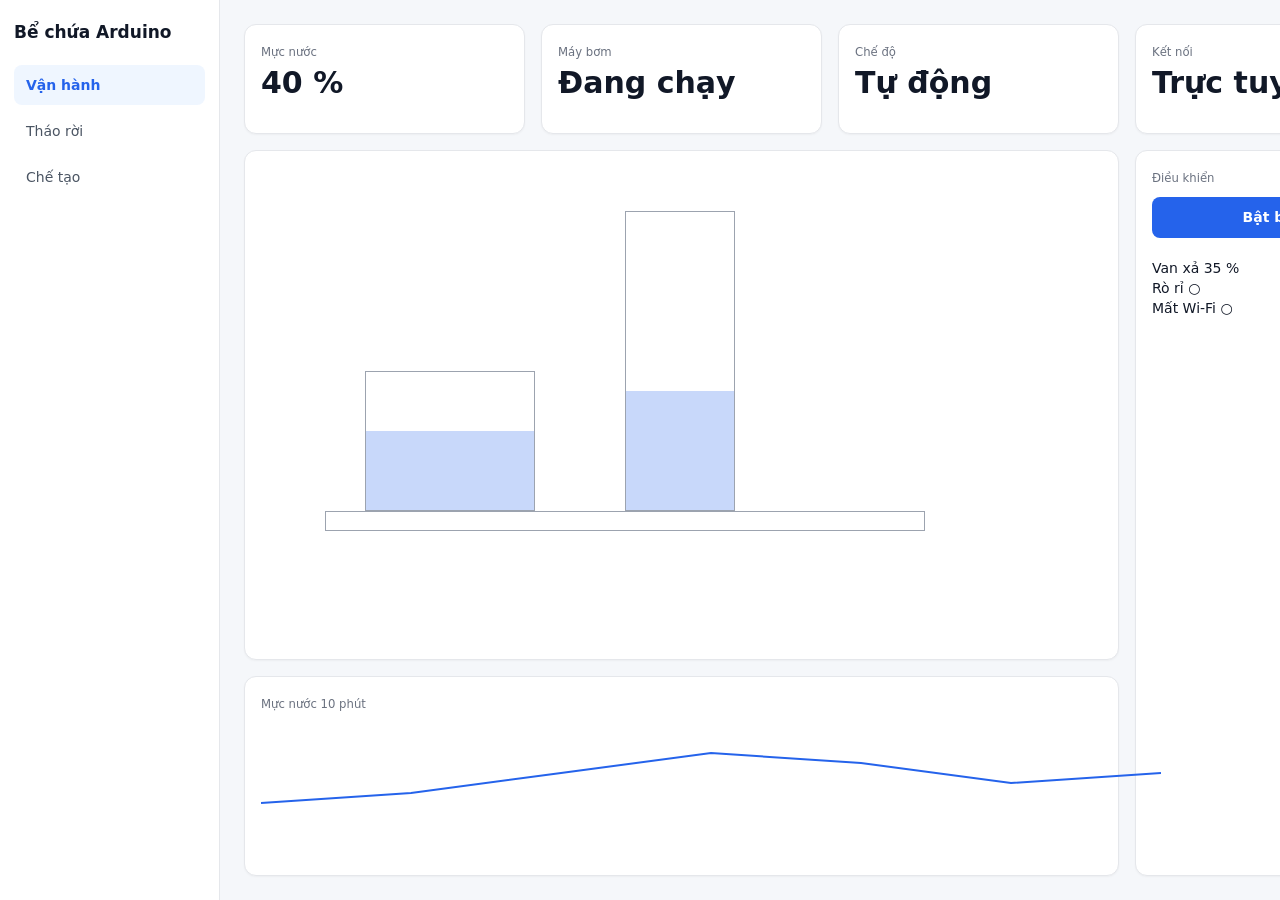
<file: .impeccable/mocks/decision/canon.html>
<!doctype html><html lang="vi"><head><meta charset="utf-8">
<style>
*{box-sizing:border-box;margin:0}body{width:1440px;height:900px;overflow:hidden;background:#f5f7fa;color:#111827;font:14px/1.45 system-ui,sans-serif;display:grid;grid-template-columns:220px 1fr}
nav{background:#fff;border-right:1px solid #e5e7eb;padding:20px 14px;display:grid;gap:6px;align-content:start}nav b{font-size:17px;margin-bottom:14px}nav span{padding:10px 12px;border-radius:8px;color:#4b5563}nav span.on{background:#eff6ff;color:#2563eb;font-weight:600}
main{padding:24px;display:grid;grid-template-columns:repeat(4,1fr);grid-template-rows:110px 1fr 200px;gap:16px}
.c{background:#fff;border:1px solid #e5e7eb;border-radius:12px;padding:16px;box-shadow:0 1px 2px rgba(0,0,0,.04)}.c small{color:#6b7280}.c b{display:block;font-size:30px}
.big{grid-column:1/4;position:relative}.m{position:absolute;border:1.5px solid #9ca3af}.w{position:absolute;background:rgba(37,99,235,.25)}
.btn{background:#2563eb;color:#fff;border-radius:8px;padding:10px 14px;text-align:center;font-weight:600;margin-top:10px}
</style></head><body>
<nav><b>Bể chứa Arduino</b><span class="on">Vận hành</span><span>Tháo rời</span><span>Chế tạo</span></nav>
<main>
<div class="c"><small>Mực nước</small><b>40 %</b></div><div class="c"><small>Máy bơm</small><b>Đang chạy</b></div><div class="c"><small>Chế độ</small><b>Tự động</b></div><div class="c"><small>Kết nối</small><b>Trực tuyến</b></div>
<div class="c big"><div class="m" style="left:80px;top:360px;width:600px;height:20px"></div><div class="m" style="left:120px;top:220px;width:170px;height:140px"></div><div class="w" style="left:121px;top:280px;width:168px;height:79px"></div><div class="m" style="left:380px;top:60px;width:110px;height:300px"></div><div class="w" style="left:381px;top:240px;width:108px;height:119px"></div></div>
<div class="c" style="grid-row:2/4;grid-column:4"><small>Điều khiển</small><div class="btn">Bật bơm</div><div style="margin-top:20px">Van xả 35 %</div><div>Rò rỉ ○</div><div>Mất Wi-Fi ○</div></div>
<div class="c" style="grid-column:1/4"><small>Mực nước 10 phút</small><svg width="900" height="120"><polyline fill="none" stroke="#2563eb" stroke-width="2" points="0,90 150,80 300,60 450,40 600,50 750,70 900,60"/></svg></div>
</main></body></html>
</file>
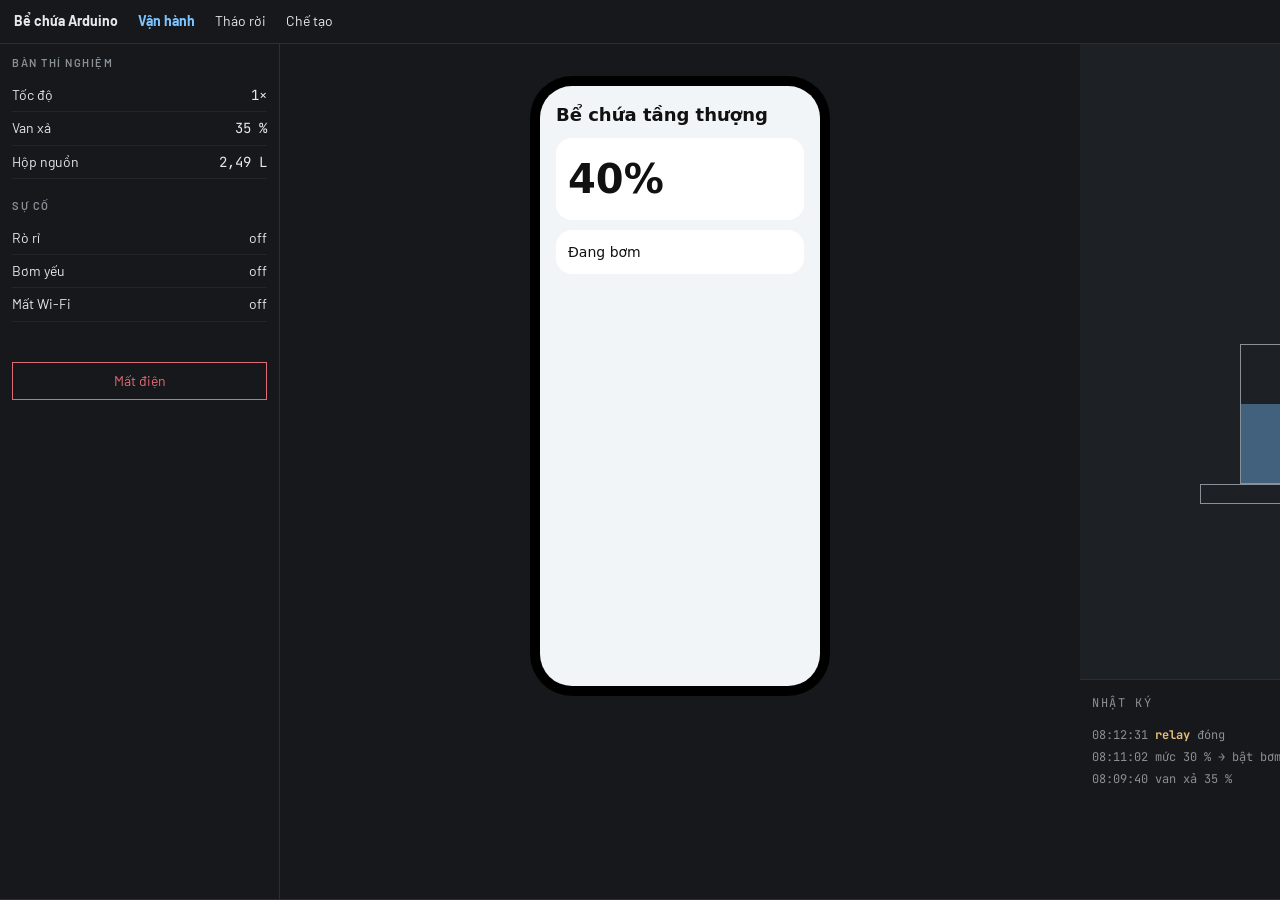
<file: .impeccable/mocks/decision/challenger-console.html>
<!doctype html><html lang="vi"><head><meta charset="utf-8">
<link href="https://fonts.googleapis.com/css2?family=Barlow:wght@400;600;700&family=JetBrains+Mono:wght@500;700&display=swap" rel="stylesheet">
<style>
*{box-sizing:border-box;margin:0}body{width:1440px;height:900px;overflow:hidden;background:#16181b;color:#e6e8ea;font:14px/1.45 Barlow,sans-serif}
.mono{font-family:"JetBrains Mono",monospace}header{height:44px;border-bottom:1px solid #2b2f35;display:flex;align-items:center;gap:20px;padding:0 14px}header b.on{color:#7cc4ff}
main{display:grid;grid-template-columns:280px 1fr 360px;grid-template-rows:1fr 220px;height:856px}
.p{border-right:1px solid #2b2f35;border-bottom:1px solid #2b2f35;padding:12px}.h{font:600 11px Barlow;letter-spacing:.14em;text-transform:uppercase;color:#8a9097;margin-bottom:10px}
.stage{position:relative;background:#1d2024}.m{position:absolute;border:1px solid #8a9097}.w{position:absolute;background:rgba(124,196,255,.4)}
.row{display:flex;justify-content:space-between;padding:6px 0;border-bottom:1px solid #22262b}.danger{margin-top:40px;border:1px solid #e06c75;color:#e06c75;padding:8px;text-align:center}
.log div{font:12px "JetBrains Mono";color:#8a9097;padding:3px 0}.log b{color:#e5c07b}
.phone{width:300px;height:620px;margin:20px auto;border-radius:42px;background:#000;padding:10px}.scr{height:100%;border-radius:32px;background:#f2f5f7;color:#111;padding:16px;font-family:system-ui;display:grid;gap:10px;align-content:start}.card{background:#fff;border-radius:16px;padding:12px}
</style></head><body>
<header><b>Bể chứa Arduino</b><b class="on">Vận hành</b><span>Tháo rời</span><span>Chế tạo</span></header>
<main>
<div class="p" style="grid-row:1/3"><div class="h">Bàn thí nghiệm</div><div class="row"><span>Tốc độ</span><span class="mono">1×</span></div><div class="row"><span>Van xả</span><span class="mono">35 %</span></div><div class="row"><span>Hộp nguồn</span><span class="mono">2,49 L</span></div><div class="h" style="margin-top:20px">Sự cố</div><div class="row"><span>Rò rỉ</span><span>off</span></div><div class="row"><span>Bơm yếu</span><span>off</span></div><div class="row"><span>Mất Wi-Fi</span><span>off</span></div><div class="danger">Mất điện</div></div>
<div class="stage p"><div class="m" style="left:120px;top:440px;width:560px;height:20px"></div><div class="m" style="left:160px;top:300px;width:160px;height:140px"></div><div class="w" style="left:161px;top:360px;width:158px;height:79px"></div><div class="m" style="left:400px;top:120px;width:100px;height:320px"></div><div class="w" style="left:401px;top:300px;width:98px;height:139px"></div><div class="mono" style="position:absolute;right:16px;top:12px;font-size:28px;color:#7cc4ff">40%</div></div>
<div class="p" style="grid-row:1/3;border-right:0"><div class="phone"><div class="scr"><b style="font-size:18px">Bể chứa tầng thượng</b><div class="card"><b style="font-size:40px">40%</b></div><div class="card">Đang bơm</div></div></div></div>
<div class="p log"><div class="h">Nhật ký</div><div>08:12:31 <b>relay</b> đóng</div><div>08:11:02 mức 30 % → bật bơm</div><div>08:09:40 van xả 35 %</div></div>
</main></body></html>
</file>
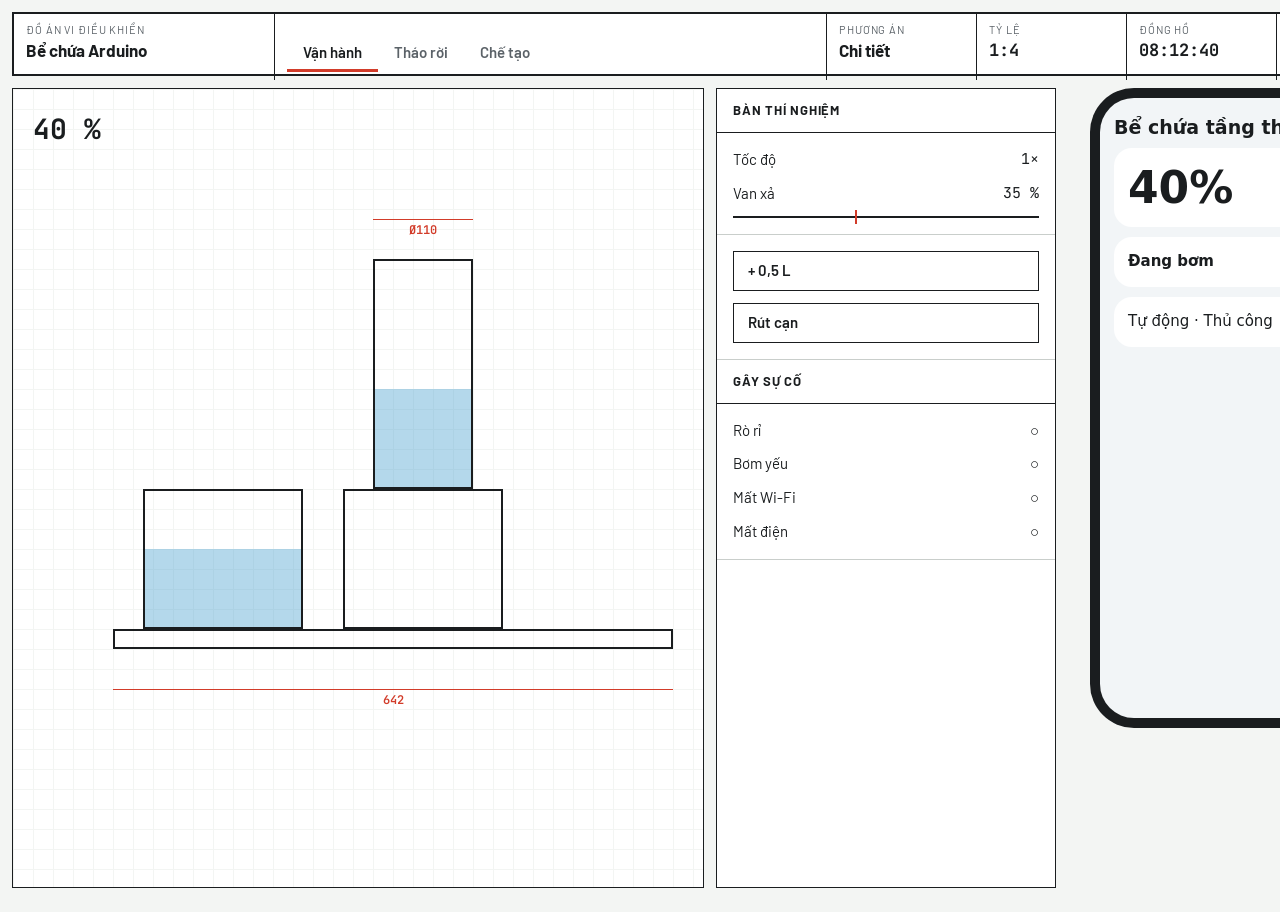
<file: .impeccable/mocks/decision/model-pick.html>
<!doctype html><html lang="vi"><head><meta charset="utf-8">
<link href="https://fonts.googleapis.com/css2?family=Barlow:wght@400;500;600;700&family=JetBrains+Mono:wght@500;700&display=swap" rel="stylesheet">
<style>
:root{--paper:#f3f5f3;--white:#fff;--ink:#1a1d1f;--ink2:#5b6268;--line:#c9cecb;--red:#d23c2a;--water:#2a8fc7}
*{box-sizing:border-box;margin:0}body{width:1440px;height:900px;overflow:hidden;background:var(--paper);color:var(--ink);font:15px/1.45 Barlow,sans-serif}
.mono{font-family:"JetBrains Mono",monospace}
.tb{display:grid;grid-template-columns:260px 1fr repeat(4,150px);border:2px solid var(--ink);margin:12px;background:var(--white);height:64px}
.tb>div{border-left:1px solid var(--ink);padding:8px 12px}.tb>div:first-child{border:0}.tb small{display:block;font-size:11px;color:var(--ink2);text-transform:uppercase;letter-spacing:.08em}.tb b{font-size:17px}
.tabs{display:flex;gap:0;align-items:end;padding:0}.tabs span{padding:20px 16px 8px;color:var(--ink2);font-weight:600}.tabs span.on{color:var(--ink);box-shadow:inset 0 -3px var(--red)}
main{display:grid;grid-template-columns:1fr 340px 360px;gap:12px;padding:0 12px;height:800px}
.stage{border:1px solid var(--ink);background:var(--white);position:relative;background-image:linear-gradient(var(--paper) 1px,transparent 1px),linear-gradient(90deg,var(--paper) 1px,transparent 1px);background-size:20px 20px}
.m{position:absolute;border:2px solid var(--ink)}.w{position:absolute;background:rgba(42,143,199,.35)}
.dim{position:absolute;border-top:1px solid var(--red);font:600 12px "JetBrains Mono";color:var(--red);text-align:center;padding-top:2px}
.side{border:1px solid var(--ink);background:var(--white)}
.h{padding:12px 16px;border-bottom:1px solid var(--ink);font-weight:700;text-transform:uppercase;letter-spacing:.06em;font-size:13px}
.sec{padding:16px;border-bottom:1px solid var(--line);display:grid;gap:12px}.row{display:flex;justify-content:space-between}
.track{height:2px;background:var(--ink);position:relative}.track:after{content:"";position:absolute;left:40%;top:-6px;width:2px;height:14px;background:var(--red)}
.btn{border:1.5px solid var(--ink);padding:8px 14px;font-weight:600;display:inline-block}
.phone{width:316px;height:640px;margin:0 auto;border-radius:44px;background:#1a1d1f;padding:10px}.scr{height:100%;border-radius:34px;background:#f2f5f7;padding:18px 14px;display:grid;gap:10px;align-content:start;font-family:system-ui}
.card{background:#fff;border-radius:18px;padding:14px}
</style></head><body>
<div class="tb"><div><small>Đồ án Vi điều khiển</small><b>Bể chứa Arduino</b></div><div class="tabs"><span class="on">Vận hành</span><span>Tháo rời</span><span>Chế tạo</span></div><div><small>Phương án</small><b>Chi tiết</b></div><div><small>Tỷ lệ</small><b class="mono">1:4</b></div><div><small>Đồng hồ</small><b class="mono">08:12:40</b></div><div><small>Cần mua</small><b class="mono">1.020.900</b></div></div>
<main>
<section class="stage">
 <div class="m" style="left:100px;top:540px;width:560px;height:20px"></div>
 <div class="m" style="left:130px;top:400px;width:160px;height:140px"></div><div class="w" style="left:132px;top:460px;width:156px;height:78px"></div>
 <div class="m" style="left:330px;top:400px;width:160px;height:140px"></div>
 <div class="m" style="left:360px;top:170px;width:100px;height:230px"></div><div class="w" style="left:362px;top:300px;width:96px;height:98px"></div>
 <div class="dim" style="left:100px;top:600px;width:560px">642</div><div class="dim" style="left:360px;top:130px;width:100px">Ø110</div>
 <div style="position:absolute;left:20px;top:20px;font-weight:700;font-size:28px" class="mono">40 %</div>
</section>
<aside class="side"><div class="h">Bàn thí nghiệm</div>
 <div class="sec"><div class="row"><span>Tốc độ</span><span class="mono">1×</span></div><div class="row"><span>Van xả</span><span class="mono">35 %</span></div><div class="track"></div></div>
 <div class="sec"><span class="btn">+ 0,5 L</span><span class="btn">Rút cạn</span></div>
 <div class="h">Gây sự cố</div><div class="sec"><div class="row"><span>Rò rỉ</span><span>○</span></div><div class="row"><span>Bơm yếu</span><span>○</span></div><div class="row"><span>Mất Wi-Fi</span><span>○</span></div><div class="row"><span>Mất điện</span><span>○</span></div></div>
</aside>
<aside><div class="phone"><div class="scr"><div style="font:700 19px system-ui">Bể chứa tầng thượng</div><div class="card"><div style="font:700 44px system-ui">40%</div></div><div class="card"><b>Đang bơm</b></div><div class="card">Tự động · Thủ công</div></div></div></aside>
</main></body></html>
</file>
<file: css/app.css>
/* ============================================================
   Bể chứa Arduino — hệ thiết kế
   Chuẩn ngành (Arduino Cloud / Onshape / Linear): nền xám lạnh,
   bề mặt trắng, viền 1 px, một màu nhấn, màu trạng thái chỉ khi mang nghĩa.
   ============================================================ */
:root {
  --font: "Inter", system-ui, "Segoe UI", Roboto, sans-serif;
  --mono: "JetBrains Mono", ui-monospace, Consolas, monospace;

  --bg: #f4f6f9; --surface: #fff; --surface-2: #f9fafb; --sunken: #eef1f5;
  --line: #e4e7ec; --line-2: #d0d5dd; --line-3: #98a2b3;
  --text: #101828; --text-2: #475467; --text-3: #5d6b7e;
  --accent: #2563eb; --accent-hover: #1d4ed8; --accent-soft: #eff4ff; --accent-line: #b2ccff;
  --ok: #067647; --ok-fill: #17b26a; --ok-soft: #ecfdf3; --ok-line: #abefc6;
  --warn: #93370d; --warn-fill: #f79009; --warn-soft: #fffaeb; --warn-line: #fedf89;
  --danger: #b42318; --danger-fill: #f04438; --danger-soft: #fef3f2; --danger-line: #fecdca;
  --water: #0ba5ec; --lo: #dc6803; --hi: #12b76a; --dimc: #b54708;

  --r-sm: 6px; --r: 8px; --r-lg: 12px; --r-pill: 999px;
  --s1: 4px; --s2: 8px; --s3: 12px; --s4: 16px; --s5: 20px; --s6: 24px; --s7: 32px; --s8: 48px;
  --fs-xs: 12px; --fs-sm: 13px; --fs-md: 14px; --fs-lg: 16px; --fs-xl: 20px; --fs-2xl: 24px;
  --sh-1: 0 1px 2px rgba(16, 24, 40, .05);
  --sh-2: 0 1px 3px rgba(16, 24, 40, .08), 0 1px 2px rgba(16, 24, 40, .04);
  --sh-pop: 0 12px 24px -6px rgba(16, 24, 40, .14), 0 4px 8px -2px rgba(16, 24, 40, .06);
  --ring: 0 0 0 3px rgba(37, 99, 235, .22);
  --ease: cubic-bezier(.2, .8, .2, 1);
  --top-h: 56px;
  color-scheme: light;
}

/* ---------- Nền tảng ---------- */
* { box-sizing: border-box; }
[hidden] { display: none !important; }
html, body { height: 100%; margin: 0; }
body { background: var(--bg); color: var(--text); font: 400 var(--fs-md)/1.5 var(--font); font-feature-settings: "tnum" 1, "cv11" 1; -webkit-font-smoothing: antialiased; caret-color: var(--accent); }
::selection { background: #d1e0ff; color: var(--text); }
button, input, select, textarea { font: inherit; color: inherit; }
button { cursor: pointer; }
a { color: var(--accent); text-underline-offset: 3px; text-decoration-thickness: 1px; }
a:hover { color: var(--accent-hover); }
:focus-visible { outline: 2px solid var(--accent); outline-offset: 2px; }
h1, h2, h3, h4 { margin: 0; font-weight: 600; letter-spacing: -.01em; }
* { scrollbar-width: thin; scrollbar-color: var(--line-2) transparent; }
::-webkit-scrollbar { width: 10px; height: 10px; }
::-webkit-scrollbar-thumb { background: var(--line-2); border-radius: 8px; border: 3px solid transparent; background-clip: padding-box; }
::-webkit-scrollbar-thumb:hover { background-color: var(--line-3); }
.i { width: 16px; height: 16px; flex: none; fill: none; stroke: currentColor; stroke-width: 1.75; stroke-linecap: round; stroke-linejoin: round; }
.mono { font-family: var(--mono); }

/* ---------- Tooltip (data-tip) ---------- */
[data-tip] { position: relative; }
/* Chỉ tạo hộp khi hover/focus: hộp ẩn sẵn vẫn làm trang tràn ngang trên màn hẹp */
[data-tip]:hover::after, [data-tip]:focus-visible::after {
  content: attr(data-tip); position: absolute; left: 50%; top: calc(100% + 8px); translate: -50% 0; z-index: 30;
  width: max-content; max-width: 240px; padding: 6px 8px; border-radius: var(--r-sm); background: var(--text); color: #fff;
  font: 500 var(--fs-xs)/1.4 var(--font); white-space: normal; text-align: left; pointer-events: none;
  animation: tip-in .14s var(--ease) .35s both;
}
@keyframes tip-in { from { opacity: 0; } }


/* ---------- Nút ---------- */
.btn {
  display: inline-flex; align-items: center; justify-content: center; gap: 6px; min-height: 36px; padding: 0 var(--s3);
  border-radius: var(--r); border: 1px solid var(--line-2); background: var(--surface); color: var(--text);
  font-size: var(--fs-sm); font-weight: 600; box-shadow: var(--sh-1); white-space: nowrap;
  transition: background .12s, border-color .12s, color .12s, box-shadow .12s;
}
.btn:hover { background: var(--surface-2); border-color: var(--line-3); }
.btn:active { background: var(--sunken); }
.btn:disabled { opacity: .5; cursor: not-allowed; }
.btn-pri { background: var(--accent); border-color: var(--accent); color: #fff; }
.btn-pri:hover { background: var(--accent-hover); border-color: var(--accent-hover); }
.btn-pri:active { background: #1e40af; }
.btn-ghost { background: transparent; border-color: transparent; box-shadow: none; color: var(--text-2); }
.btn-ghost:hover { background: var(--sunken); border-color: transparent; color: var(--text); }
.btn-sm { min-height: 30px; padding: 0 10px; font-size: var(--fs-xs); }
.btn-icon { width: 36px; padding: 0; }
.btn-row { display: flex; flex-wrap: wrap; gap: var(--s2); }

/* Nhóm phân đoạn (segmented) */
.seg { display: inline-flex; gap: 2px; padding: 2px; border-radius: var(--r); background: var(--sunken); border: 1px solid var(--line); }
.seg button {
  display: inline-flex; align-items: center; justify-content: center; gap: 6px; border: 0; background: none; min-height: 30px;
  padding: 0 10px; border-radius: 6px; color: var(--text-2); font-size: var(--fs-sm); font-weight: 500; white-space: nowrap;
  transition: background .12s, color .12s, box-shadow .12s;
}
.seg button:hover { color: var(--text); }
.seg button[aria-pressed="true"] { background: var(--surface); color: var(--text); box-shadow: var(--sh-2); font-weight: 600; }
.seg-full { display: flex; width: 100%; }
.seg-full button { flex: 1; min-height: 34px; }

/* ---------- Trường nhập ---------- */
.field { display: grid; gap: 6px; margin: 0; }
.field + .field { margin-top: var(--s4); }
.field-head { display: flex; justify-content: space-between; align-items: baseline; gap: var(--s2); }
.field label, .field-lbl { font-size: var(--fs-sm); font-weight: 500; color: var(--text); }
.field-lbl { display: block; }
.field output { font-size: var(--fs-sm); font-weight: 600; color: var(--text); }
.help { margin: 0; font-size: var(--fs-xs); color: var(--text-3); line-height: 1.45; }
.blk > .help { margin-top: var(--s2); }

/* Thanh trượt: --p (0–100 %) do app.js đặt để tô phần đã chọn */
input[type=range] { -webkit-appearance: none; appearance: none; width: 100%; height: 24px; margin: 0; background: transparent; cursor: pointer; --p: 0%; }
input[type=range]::-webkit-slider-runnable-track { height: 6px; border-radius: 6px; background: linear-gradient(90deg, var(--accent) var(--p), var(--line) var(--p)); }
input[type=range]::-moz-range-track { height: 6px; border-radius: 6px; background: var(--line); }
input[type=range]::-moz-range-progress { height: 6px; border-radius: 6px; background: var(--accent); }
input[type=range]::-webkit-slider-thumb { -webkit-appearance: none; width: 18px; height: 18px; margin-top: -6px; border-radius: 50%; background: #fff; border: 2px solid var(--accent); box-shadow: var(--sh-2); transition: transform .12s var(--ease); }
input[type=range]::-moz-range-thumb { width: 14px; height: 14px; border-radius: 50%; background: #fff; border: 2px solid var(--accent); box-shadow: var(--sh-2); }
input[type=range]:hover::-webkit-slider-thumb { transform: scale(1.12); }
input[type=range]:focus-visible { outline: none; }
input[type=range]:focus-visible::-webkit-slider-thumb { box-shadow: var(--ring); }
input[type=range]:focus-visible::-moz-range-thumb { box-shadow: var(--ring); }
input[type=range]:disabled { cursor: not-allowed; opacity: .5; }

/* Công tắc */
.sw-row { display: flex; align-items: center; justify-content: space-between; gap: var(--s3); min-height: 44px; cursor: pointer; font-size: var(--fs-md); }
.sw-row + .sw-row { border-top: 1px solid var(--line); }
.switch { -webkit-appearance: none; appearance: none; margin: 0; width: 36px; height: 20px; border-radius: var(--r-pill); background: var(--line-2); position: relative; cursor: pointer; transition: background .15s; flex: none; }
.switch::after { content: ""; position: absolute; top: 2px; left: 2px; width: 16px; height: 16px; border-radius: 50%; background: #fff; box-shadow: 0 1px 2px rgba(16, 24, 40, .2); transition: transform .18s var(--ease); }
.switch:hover { background: var(--line-3); }
.switch:checked { background: var(--danger-fill); }
.switch:checked::after { transform: translateX(16px); }
.switch:focus-visible { outline: none; box-shadow: var(--ring); }

/* Ô đánh dấu */
input[type=checkbox]:not(.switch) {
  -webkit-appearance: none; appearance: none; margin: 0; width: 18px; height: 18px; border-radius: 5px; border: 1.5px solid var(--line-2);
  background: #fff center/12px no-repeat; cursor: pointer; flex: none; vertical-align: middle; transition: background-color .12s, border-color .12s;
}
input[type=checkbox]:not(.switch):hover { border-color: var(--accent); }
input[type=checkbox]:not(.switch):checked { background-color: var(--accent); border-color: var(--accent); background-image: url("data:image/svg+xml,%3Csvg xmlns='http://www.w3.org/2000/svg' viewBox='0 0 24 24' fill='none' stroke='white' stroke-width='3.2' stroke-linecap='round' stroke-linejoin='round'%3E%3Cpath d='M5 12.5l4.5 4.5L19 7.5'/%3E%3C/svg%3E"); }
input[type=checkbox]:not(.switch):focus-visible { outline: none; box-shadow: var(--ring); }

/* Ô nhập số */
.input {
  width: 100%; min-height: 38px; border: 1px solid var(--line-2); border-radius: var(--r); padding: 0 var(--s3); background: #fff;
  box-shadow: var(--sh-1); transition: border-color .12s, box-shadow .12s;
}
.input:hover { border-color: var(--line-3); }
.input:focus { outline: none; border-color: var(--accent); box-shadow: var(--ring); }
input[type=number] { -moz-appearance: textfield; }
input[type=number]::-webkit-inner-spin-button, input[type=number]::-webkit-outer-spin-button { -webkit-appearance: none; margin: 0; }

/* Hộp chọn tùy biến (app.js thay <select>) */
.dd { position: relative; }
.dd-btn {
  display: flex; align-items: center; justify-content: space-between; gap: var(--s2); width: 100%; min-height: 38px; padding: 0 10px 0 var(--s3);
  border: 1px solid var(--line-2); border-radius: var(--r); background: #fff; box-shadow: var(--sh-1); text-align: left; font-size: var(--fs-md);
  transition: border-color .12s, box-shadow .12s;
}
.dd-btn:hover { border-color: var(--line-3); }
.dd-btn[aria-expanded="true"] { border-color: var(--accent); box-shadow: var(--ring); }
.dd-btn .i { color: var(--text-3); transition: rotate .15s var(--ease); }
.dd-btn[aria-expanded="true"] .i { rotate: 180deg; }
.dd-btn:disabled { opacity: .5; cursor: not-allowed; }
.dd-list {
  position: absolute; z-index: 40; left: 0; right: 0; top: calc(100% + 4px); margin: 0; padding: 4px; list-style: none;
  background: #fff; border: 1px solid var(--line); border-radius: var(--r); box-shadow: var(--sh-pop); max-height: 280px; overflow-y: auto;
}
.dd-list li { display: flex; align-items: center; justify-content: space-between; gap: var(--s2); min-height: 36px; padding: 0 10px; border-radius: 6px; cursor: pointer; font-size: var(--fs-md); }
.dd-list li .i { color: var(--accent); visibility: hidden; }
.dd-list li[aria-selected="true"] { font-weight: 600; }
.dd-list li[aria-selected="true"] .i { visibility: visible; }
.dd-list li.is-active { background: var(--sunken); }

/* Chip lọc */
.chips { display: flex; flex-wrap: wrap; gap: 6px; }
.chips button { min-height: 30px; padding: 0 12px; border-radius: var(--r-pill); border: 1px solid var(--line-2); background: #fff; color: var(--text-2); font-size: var(--fs-xs); font-weight: 500; }
.chips button:hover { border-color: var(--line-3); color: var(--text); }
.chips button[aria-pressed="true"] { border-color: var(--accent); background: var(--accent-soft); color: var(--accent); font-weight: 600; }

/* Huy hiệu */
.badge { display: inline-grid; place-items: center; min-width: 18px; height: 18px; padding: 0 5px; border-radius: var(--r-pill); background: var(--danger-fill); color: #fff; font-size: 11px; font-weight: 700; line-height: 1; }
.kind { display: inline-flex; align-items: center; gap: 5px; white-space: nowrap; font-size: var(--fs-xs); font-weight: 500; color: var(--text-2); }
.kind::before { content: ""; width: 8px; height: 8px; border-radius: 2px; background: currentColor; }
.kind-design { color: #175cd3; } .kind-measure { color: var(--warn); } .kind-nominal { color: var(--text-3); }

/* ============================================================
   Khung làm việc: thanh trên = "đang ở đâu", dock = "làm được gì".
   Mô hình 3D chiếm toàn bộ phần còn lại; panel chỉ mở khi cần
   và đẩy viewport sang bên (không che mô hình).
   ============================================================ */
:root { --top-h: 52px; --dock-h: 46px; --float: rgba(255, 255, 255, .94); }

/* ---------- Thanh trên ---------- */
.top { position: relative; z-index: 30; height: var(--top-h); display: grid; grid-template-columns: minmax(0, 1fr) auto minmax(0, 1fr); align-items: center; gap: var(--s4); padding: 0 var(--s3) 0 var(--s4); background: var(--surface); border-bottom: 1px solid var(--line); }
.brand { display: flex; align-items: center; gap: 10px; min-width: 0; }
.brand-mark { flex: none; }
.brand-txt { font-size: var(--fs-md); font-weight: 650; letter-spacing: -.01em; white-space: nowrap; overflow: hidden; text-overflow: ellipsis; }
.tabs { display: flex; gap: 2px; padding: 3px; border-radius: 10px; background: var(--sunken); border: 1px solid var(--line); }
.tabs button { display: inline-flex; align-items: center; gap: 6px; min-height: 32px; padding: 0 var(--s4); border: 0; border-radius: 7px; background: none; color: var(--text-2); font-size: var(--fs-sm); font-weight: 500; white-space: nowrap; transition: background .12s, color .12s, box-shadow .12s; }
.tabs button:hover { color: var(--text); }
.tabs button[aria-selected="true"] { background: var(--surface); color: var(--text); font-weight: 600; box-shadow: var(--sh-2); }
.top-end { justify-self: end; display: flex; align-items: center; gap: var(--s2); }
.menu-btn { display: inline-flex; align-items: center; gap: var(--s2); min-height: 34px; padding: 0 var(--s2) 0 10px; border: 1px solid var(--line-2); border-radius: var(--r); background: var(--surface); color: var(--text); font-size: var(--fs-sm); font-weight: 600; box-shadow: var(--sh-1); white-space: nowrap; transition: border-color .12s, background .12s; }
.menu-btn:hover { background: var(--surface-2); border-color: var(--line-3); }
.menu-btn > .i:first-child { color: var(--text-3); }
.i-chev { width: 14px; height: 14px; color: var(--text-3); transition: rotate .15s var(--ease); }
[aria-expanded="true"] > .i-chev { rotate: 180deg; }
.icon-btn { flex: none; display: inline-grid; place-items: center; width: 32px; height: 32px; padding: 0; border: 0; border-radius: var(--r-sm); background: none; color: var(--text-2); transition: background .12s, color .12s; }
.icon-btn:hover { background: var(--sunken); color: var(--text); }
.icon-btn:disabled { opacity: .4; cursor: not-allowed; background: none; }

/* ---------- Bố cục: viewport + panel theo ngữ cảnh ---------- */
.app { position: relative; display: flex; height: calc(100vh - var(--top-h)); height: calc(100dvh - var(--top-h)); min-height: 0; overflow: hidden; }
.stage { position: relative; order: 1; flex: 1; min-width: 0; overflow: hidden; background: linear-gradient(180deg, #e9eef3 0%, #c2cbd6 100%); container-type: inline-size; }
.stage3d { position: absolute; inset: 0; }
.stage3d canvas { display: block; width: 100%; height: 100%; touch-action: none; }
.pane { flex: none; display: none; flex-direction: column; min-height: 0; background: var(--surface); }
.pane-l { order: 0; width: 280px; border-right: 1px solid var(--line); animation: pane-l .2s var(--ease); }
.pane-r { order: 2; width: 312px; border-left: 1px solid var(--line); animation: pane-r .2s var(--ease); }
.pane-insp { width: 340px; }
.phone-col { order: 3; width: 380px; }
@keyframes pane-l { from { opacity: 0; translate: -8px 0; } }
@keyframes pane-r { from { opacity: 0; translate: 8px 0; } }
.app[data-mode="run"][data-ctx="1"] .pane-run, .app[data-mode="lab"][data-ctx="1"] .pane-lab,
.app[data-tree="1"] .pane-tree, .app[data-insp="1"] .pane-insp, .app[data-phone="1"] .phone-col { display: flex; }
.app[data-mode="build"] .sim-only, .app:not([data-mode="build"]) .build-only, .app[data-look="schem"] .no-schem { display: none !important; }
.doc { display: none; }
.app[data-doc="1"] > :not(.doc) { display: none !important; }
.app[data-doc="1"] > .doc { display: grid; flex: 1; min-width: 0; overflow-y: auto; }

.pane-head { flex: none; display: flex; align-items: center; gap: var(--s1); min-height: 48px; padding: 0 var(--s2) 0 var(--s4); border-bottom: 1px solid var(--line); }
.pane-head h2 { flex: 1; min-width: 0; font-size: var(--fs-sm); font-weight: 600; white-space: nowrap; overflow: hidden; text-overflow: ellipsis; }
.pane-head-tabs { padding-left: var(--s2); }
.pane-head-tabs .ptabs { flex: 1; padding: 0; border: 0; position: static; }
.pane-body { flex: 1; min-height: 0; overflow-y: auto; overscroll-behavior: contain; }
.phone-col { position: relative; align-items: center; justify-content: center; padding: var(--s5) var(--s4); background: var(--bg); overflow-y: auto; }
.phone-x { position: absolute; top: var(--s2); right: var(--s2); z-index: 2; }

/* Khối trong panel */
.blk { padding: var(--s4); border-bottom: 1px solid var(--line); }
.blk:last-child { border-bottom: 0; }
.blk > * + *:not(.sw-row) { margin-top: var(--s3); }
.blk > .field + .field-lbl { margin-top: var(--s4); }
.blk-h { font-size: var(--fs-sm); font-weight: 600; color: var(--text); margin: 0; }

/* Tab trong panel */
.ptabs { position: sticky; top: 0; z-index: 2; display: flex; padding: 0 var(--s2); background: var(--surface); border-bottom: 1px solid var(--line); }
.ptabs button { position: relative; flex: 1; display: inline-flex; align-items: center; justify-content: center; gap: 6px; min-height: 44px; border: 0; background: none; padding: 0 var(--s1); font-size: var(--fs-sm); font-weight: 500; color: var(--text-2); white-space: nowrap; }
.ptabs button:hover { color: var(--text); }
.ptabs button[aria-selected="true"] { color: var(--text); font-weight: 600; }
.ptabs button[aria-selected="true"]::after { content: ""; position: absolute; left: var(--s2); right: var(--s2); bottom: -1px; height: 2px; border-radius: 2px; background: var(--accent); }

/* ---------- Dock công cụ (nổi trên 3D) ---------- */
.dock { position: absolute; left: 50%; bottom: var(--s3); translate: -50% 0; z-index: 8; display: flex; align-items: center; gap: 2px; max-width: calc(100% - 24px); padding: 4px; border-radius: var(--r-lg); background: var(--float); border: 1px solid var(--line); box-shadow: var(--sh-pop); }
.dock-g { display: flex; align-items: center; gap: 2px; }
/* Vạch ngăn nhóm: nhóm đầu luôn là "Hiển thị" (hoặc "Bộ phận" trong Chế tạo) */
.dock-g:not(:nth-child(-n+2))::before, .dock-g:first-child::after { content: ""; width: 1px; height: 22px; margin: 0 6px; background: var(--line); }
.dk { position: relative; display: inline-flex; align-items: center; gap: 6px; min-height: 36px; padding: 0 10px; border: 0; border-radius: var(--r); background: none; color: var(--text-2); font-size: var(--fs-sm); font-weight: 500; white-space: nowrap; transition: background .12s, color .12s; }
.dk:hover { background: var(--sunken); color: var(--text); }
.dk[aria-pressed="true"], .dk[aria-expanded="true"], .dk.is-on { background: var(--accent-soft); color: var(--accent); }
.dk-menu { color: var(--text); font-weight: 600; }
.dk-menu > .i:first-child { color: var(--text-3); }
.dk-menu[aria-expanded="true"] > .i:first-child { color: currentColor; }
.dk-pri, .dk-pri:hover { background: var(--accent); color: #fff; font-weight: 600; }
.dk-pri:hover { background: var(--accent-hover); }
.dk-val { font-size: var(--fs-xs); font-weight: 600; }
.clock { padding: 0 var(--s2) 0 6px; font-size: var(--fs-sm); font-weight: 600; color: var(--text-2); min-width: 72px; }
.seg-dock { background: none; border: 0; padding: 0; }
.seg-dock button { min-height: 32px; min-width: 36px; padding: 0 8px; }
.seg-dock button[aria-pressed="true"] { background: var(--sunken); box-shadow: none; }
.dock [data-tip]:hover::after, .dock [data-tip]:focus-visible::after { top: auto; bottom: calc(100% + 12px); }
[aria-expanded="true"][data-tip]::after { display: none; }
/* Viewport hẹp: dock chỉ còn icon, tooltip/aria vẫn nói tên */
@container (max-width: 780px) { .dk > span { display: none; } .dk { padding: 0 9px; } .clock { min-width: 0; } }

/* ---------- Popover ---------- */
.popwrap { position: relative; }
.pop { position: absolute; z-index: 40; left: 50%; bottom: calc(100% + 12px); translate: -50% 0; width: 304px; display: grid; gap: var(--s3); padding: var(--s3); border-radius: var(--r-lg); background: var(--surface); border: 1px solid var(--line); box-shadow: var(--sh-pop); animation: pop-in .14s var(--ease); }
.pop-down { bottom: auto; top: calc(100% + 8px); }
.pop-end { left: auto; right: 0; translate: none; width: 280px; padding: 4px; }
@keyframes pop-in { from { opacity: 0; transform: translateY(4px); } }
.pop-down { animation-name: pop-down; }
@keyframes pop-down { from { opacity: 0; transform: translateY(-4px); } }
.pop-sec { display: grid; gap: var(--s2); }
.pop-sec + .pop-sec { padding-top: var(--s3); border-top: 1px solid var(--line); }
.pop-h { font-size: var(--fs-xs); font-weight: 600; color: var(--text-3); }
.pop .field + .field, .pop .field { margin: 0; }
.views { display: grid; grid-template-columns: repeat(12, 1fr); gap: 4px; }
.views button { grid-column: span 3; min-height: 32px; padding: 0 4px; border: 1px solid var(--line); border-radius: var(--r-sm); background: var(--surface); color: var(--text-2); font-size: var(--fs-xs); font-weight: 500; white-space: nowrap; transition: border-color .12s, background .12s, color .12s; }
.views button:nth-child(n+5) { grid-column: span 4; }
.views button:hover { border-color: var(--line-3); color: var(--text); }
.views button[aria-pressed="true"] { border-color: var(--accent); background: var(--accent-soft); color: var(--accent); font-weight: 600; }
.tgl { display: flex; align-items: center; justify-content: space-between; gap: var(--s3); width: 100%; min-height: 36px; padding: 0; border: 0; background: none; text-align: left; font-size: var(--fs-sm); color: var(--text); }
.tgl small { display: block; font-size: var(--fs-xs); color: var(--text-3); }
.tgl i { flex: none; position: relative; width: 30px; height: 18px; border-radius: var(--r-pill); background: var(--line-2); transition: background .15s; }
.tgl i::after { content: ""; position: absolute; top: 2px; left: 2px; width: 14px; height: 14px; border-radius: 50%; background: #fff; box-shadow: 0 1px 2px rgba(16, 24, 40, .2); transition: transform .18s var(--ease); }
.tgl:hover i { background: var(--line-3); }
.tgl[aria-pressed="true"] i { background: var(--accent); }
.tgl[aria-pressed="true"] i::after { transform: translateX(12px); }
.opts { display: grid; }
.opt { display: flex; align-items: center; justify-content: space-between; gap: var(--s3); padding: var(--s2) 10px; border: 0; border-radius: var(--r-sm); background: none; text-align: left; }
.opt:hover { background: var(--sunken); }
.opt b { display: block; font-size: var(--fs-sm); font-weight: 600; }
.opt small { display: block; font-size: var(--fs-xs); color: var(--text-3); }
.opt .i { color: var(--accent); visibility: hidden; }
.opt[aria-pressed="true"] .i { visibility: visible; }

/* ---------- Lớp phủ trên 3D (bóng số, kích thước, thước đo) ---------- */
.ov { position: absolute; inset: 0; pointer-events: none; overflow: hidden; }
.ov > * { position: absolute; left: 0; top: 0; white-space: nowrap; will-change: transform; }
.ov-label {
  pointer-events: auto; display: inline-flex; align-items: center; gap: 6px; height: 24px; min-width: 24px; padding: 0 7px; translate: -50% -50%;
  border-radius: var(--r-pill); border: 1.5px solid var(--text); background: #fff; color: var(--text); font: 700 var(--fs-xs)/1 var(--font);
  box-shadow: var(--sh-2); justify-content: center;
}
.ov-label span { display: none; font-weight: 600; }
.ov-label:hover, .ov-label:focus-visible { border-color: var(--accent); color: var(--accent); z-index: 2; }
.ov-label:hover span, .ov-label:focus-visible span, .ov-label.is-sel span { display: inline; }
.ov-label.is-sel { background: var(--accent); border-color: var(--accent); color: #fff; z-index: 3; }
.ov-dim { background: #fff; color: var(--dimc); border: 1px solid #f7b27a; font: 600 var(--fs-xs)/1 var(--font); padding: 4px 6px; border-radius: 5px; translate: -50% -50%; box-shadow: var(--sh-1); }
.ov-meas { background: var(--text); color: #fff; font: 600 var(--fs-xs)/1 var(--font); padding: 5px 8px; border-radius: 5px; translate: -50% -150%; }
.ov-tip { position: absolute; left: 0; top: 0; pointer-events: none; background: var(--text); color: #fff; padding: 5px 8px; border-radius: var(--r-sm); font-size: var(--fs-xs); font-weight: 500; z-index: 4; }

/* ---------- Thẻ trạng thái firmware ---------- */
.fw { position: absolute; top: var(--s3); left: var(--s3); z-index: 6; display: flex; align-items: center; gap: 10px; max-width: calc(100% - 24px); padding: 8px var(--s3); border-radius: var(--r-lg); background: var(--float); border: 1px solid var(--line); box-shadow: var(--sh-2); }
.fw-dot { flex: none; width: 9px; height: 9px; border-radius: 50%; background: var(--line-3); box-shadow: 0 0 0 3px var(--sunken); }
.fw.on .fw-dot { background: var(--ok-fill); box-shadow: 0 0 0 3px var(--ok-soft); }
.fw.warn { border-color: var(--warn-line); background: rgba(255, 250, 235, .96); }
.fw.warn .fw-dot { background: var(--warn-fill); box-shadow: 0 0 0 3px #fef0c7; }
.fw.danger { border-color: var(--danger-line); background: rgba(254, 243, 242, .97); }
.fw.danger .fw-dot { background: var(--danger-fill); box-shadow: 0 0 0 3px #fee4e2; }
.fw-txt { display: grid; min-width: 0; }
.fw-txt b { font-size: var(--fs-sm); font-weight: 600; }
.fw-txt > span { display: flex; align-items: center; flex-wrap: wrap; font-size: var(--fs-xs); color: var(--text-2); }
.fw.danger b { color: var(--danger); } .fw.warn b { color: var(--warn); }
.fw .sw { margin: 0 5px 0 10px; } .fw .sw:first-child { margin-left: 0; }
.app[data-look="schem"] .fw { display: none; }
.sw { display: inline-block; width: 12px; height: 3px; border-radius: 2px; margin-right: 6px; vertical-align: middle; }
.sw-lo { background: var(--lo); } .sw-hi { background: var(--hi); } .sw-w { background: var(--water); height: 8px; border-radius: 2px; }
.stage-hint { position: absolute; left: 50%; bottom: calc(var(--s3) * 2 + var(--dock-h)); translate: -50% 0; z-index: 7; max-width: calc(100% - 32px); padding: var(--s2) var(--s4); border-radius: var(--r); background: var(--text); color: #fff; font-size: var(--fs-sm); text-align: center; box-shadow: var(--sh-pop); }

/* ---------- Trình phát lắp ráp ---------- */
/* Đặt ở đỉnh viewport: mô hình đang lắp nằm giữa/dưới, không bị che */
.player { position: absolute; left: 50%; top: var(--s3); translate: -50% 0; z-index: 7; width: min(520px, calc(100% - 24px)); background: var(--surface); border: 1px solid var(--line); border-radius: var(--r-lg); box-shadow: var(--sh-pop); animation: pop-down .16s var(--ease); }
.player-row { display: flex; align-items: center; gap: var(--s1); padding: 6px; border-top: 1px solid var(--line); }
.player-row #asmPlay { flex: 1; min-height: 34px; }
.asm-now { padding: var(--s3) var(--s4); max-height: 34vh; overflow-y: auto; }
.asm-now .step-k { font-size: var(--fs-xs); font-weight: 600; color: var(--text-3); }
.asm-now strong { display: block; font-size: var(--fs-md); font-weight: 600; margin: 2px 0 6px; }
.asm-now ul { margin: 0; padding-left: 18px; color: var(--text-2); font-size: var(--fs-sm); display: grid; gap: 4px; }
.asm-prog { display: flex; gap: 3px; margin-top: var(--s3); }
.asm-prog i { flex: 1; height: 3px; border-radius: 2px; background: var(--line); transition: background .2s; }
.asm-prog i.done { background: var(--accent); }

/* ---------- Dựng từ đầu: chú thích bước lắp trong màn mở đầu ---------- */
.story { width: min(440px, calc(100% - 24px)); }
.story .player-row { gap: var(--s3); padding-left: var(--s4); }
.story .asm-prog { flex: 1; margin: 0; }
.app[data-story] .fw { display: none; } /* chưa có mạch thì chưa có trạng thái firmware */
.cap-in > * { animation: cap-in .34s cubic-bezier(.16, 1, .3, 1); }
.cap-in > :nth-child(3) { animation-duration: .44s; }
@keyframes cap-in { from { opacity: .35; transform: translateY(6px); } } /* chữ luôn đọc được kể cả khi hiệu ứng không chạy */

/* ---------- Tình huống trình bày: danh sách đánh số kiểu bóng số CAD ---------- */
#popScen { width: 320px; padding: var(--s2); }
#popScen .pop-h { padding: 2px 10px 4px; } #popScen .pop-h small { margin-left: 4px; font-weight: 500; }
.opt.scen { justify-content: flex-start; min-height: 44px; }
.scen-no { flex: none; display: grid; place-items: center; width: 24px; height: 24px; border: 1.5px solid var(--text); border-radius: var(--r-pill); background: var(--surface); font-size: var(--fs-xs); font-weight: 700; transition: border-color .12s, color .12s; }
.opt.scen:hover .scen-no, .opt.scen:focus-visible .scen-no { border-color: var(--accent); color: var(--accent); }

/* ---------- Học nhanh: thẻ nổi góc phải, cùng ngữ pháp với trình phát lắp ráp ---------- */
.tour { left: auto; right: var(--s3); translate: none; width: min(360px, calc(100% - 24px)); }
.tour-head { display: flex; align-items: center; justify-content: space-between; margin: -6px -8px 0 0; }
.tour-head .icon-btn { width: 28px; height: 28px; }
#tourTitle:focus { outline: none; }
.tour-txt { margin: 0; font-size: var(--fs-sm); color: var(--text-2); }
.tour-task { display: flex; align-items: flex-start; gap: var(--s2); margin-top: var(--s3); padding: 10px var(--s3); border: 1px solid var(--line); border-radius: var(--r); background: var(--surface-2); font-size: var(--fs-sm); font-weight: 500; }
.tour-task > span:nth-child(2) { flex: 1; }
.tour-task .btn { margin: -5px -6px -5px 0; }
.tour-check { flex: none; display: grid; place-items: center; width: 18px; height: 18px; margin-top: 1px; border: 1.5px solid var(--line-2); border-radius: 50%; background: var(--surface); color: #fff; transition: background .18s var(--ease), border-color .18s var(--ease); }
.tour-check.ok { border-color: var(--ok-fill); background: var(--ok-fill); }
.tour-check .i { width: 12px; height: 12px; stroke-width: 2.5; }
.tour-live { margin: var(--s2) 0 0; font-size: var(--fs-xs); color: var(--text-3); }
.tour #tourNext { flex: 1; min-height: 34px; }
@container (max-width: 720px) { .tour { top: 72px; left: var(--s3); right: var(--s3); width: auto; } } /* stage hẹp: xuống dưới thẻ trạng thái firmware */
/* Điều khiển đang được hướng dẫn: viền nhấn cách 6 px, nhịp nhẹ hai lần rồi đứng yên */
.tour-target { border-radius: var(--r); box-shadow: 0 0 0 6px var(--surface), 0 0 0 8px var(--accent); animation: tour-ring 1.1s var(--ease) 2; }
@keyframes tour-ring { 50% { box-shadow: 0 0 0 6px var(--surface), 0 0 0 8px var(--accent), 0 0 0 13px rgba(37, 99, 235, .14); } }
.menu-btn[aria-pressed="true"] { background: var(--accent-soft); border-color: var(--accent-line); color: var(--accent); }
.menu-btn[aria-pressed="true"] > .i:first-child { color: var(--accent); }

/* ---------- Vòng điều khiển: cảm biến → Mega → relay → bơm ---------- */
.loop { list-style: none; margin: var(--s3) 0 0; padding: 0; display: grid; grid-template-columns: repeat(4, auto); gap: 1px; background: var(--line); border: 1px solid var(--line); border-radius: var(--r); }
.loop li { position: relative; display: grid; gap: 1px; min-width: 0; padding: 8px 4px 8px 9px; background: var(--surface); font-size: var(--fs-xs); color: var(--text-3); transition: background .18s var(--ease); }
.loop li > span { white-space: nowrap; }
.loop b small { margin-left: 2px; font-size: var(--fs-xs); font-weight: 500; opacity: .8; }
.loop li:first-child { border-radius: 7px 0 0 7px; } .loop li:last-child { border-radius: 0 7px 7px 0; }
.loop b { overflow: hidden; color: var(--text); font-size: var(--fs-sm); font-weight: 600; white-space: nowrap; text-overflow: ellipsis; transition: color .18s var(--ease); }
.loop li + li::before { content: ""; position: absolute; z-index: 1; left: -4px; top: 50%; width: 6px; height: 6px; margin-top: -3px; border: solid var(--line-3); border-width: 1.5px 1.5px 0 0; rotate: 45deg; }
.loop li.on { background: var(--ok-soft); } .loop li.on b { color: var(--ok); }
.loop li.warn { background: var(--warn-soft); } .loop li.warn b { color: var(--warn); }
.loop li.bad { background: var(--danger-soft); } .loop li.bad b { color: var(--danger); }
.loop li:first-child:hover::after, .loop li:first-child:focus-visible::after { left: 0; translate: 0 0; }
.loop li:last-child:hover::after, .loop li:last-child:focus-visible::after { left: auto; right: 0; translate: 0 0; }
/* Đèn bơm trên app: vòng lan ra khi đang bơm (trạng thái, không trang trí) */
.p-dot.on { animation: p-pulse 1.6s ease-out infinite; }
@keyframes p-pulse { 0% { box-shadow: 0 0 0 0 rgba(23, 178, 106, .45); } 100% { box-shadow: 0 0 0 9px rgba(23, 178, 106, 0); } }

/* ---------- Bàn thí nghiệm: phần cứng ---------- */
.lcd16 {
  font: 700 15px/1.4 var(--mono); color: #1a2b0a; letter-spacing: .08em; white-space: pre; overflow: hidden;
  background: #a6cf4f; padding: 10px 12px; border-radius: 4px; border: 8px solid #1d2a17; box-shadow: inset 0 0 0 1px rgba(0, 0, 0, .15), var(--sh-1); margin-bottom: var(--s3);
}
.lcd16.off { background: #3f4d2a repeating-linear-gradient(90deg, rgba(0, 0, 0, .14) 0 8px, transparent 8px 10px); color: transparent; }
.hw { display: grid; grid-template-columns: 1fr 1fr; gap: 1px; background: var(--line); border: 1px solid var(--line); border-radius: var(--r); overflow: hidden; }
.hw > div { background: #fff; padding: 10px var(--s3); font-size: var(--fs-xs); color: var(--text-3); display: grid; gap: 1px; }
.hw b { color: var(--text); font-size: var(--fs-md); font-weight: 600; display: flex; align-items: center; gap: 6px; }
.hw b::before { content: ""; width: 7px; height: 7px; border-radius: 50%; background: var(--line-2); }
.hw b.on { color: var(--ok); } .hw b.on::before { background: var(--ok-fill); }
.hw b.bad { color: var(--danger); } .hw b.bad::before { background: var(--danger-fill); }
.hw b.warn { color: var(--warn); } .hw b.warn::before { background: var(--warn-fill); }
.kv { display: grid; grid-template-columns: 1fr auto; gap: 6px var(--s3); margin: 0; font-size: var(--fs-sm); }
.kv dt { color: var(--text-2); }
.kv dd { margin: 0; text-align: right; font-weight: 500; }
.kv .hr { grid-column: 1 / -1; border-top: 1px solid var(--line); margin: 2px 0; }
.log { list-style: none; margin: 0; padding: 0; display: grid; gap: 0; font-size: var(--fs-sm); }
.log li { display: grid; grid-template-columns: 64px 1fr; gap: var(--s2); padding: 8px 0; border-bottom: 1px solid var(--line); color: var(--text); }
.log li:last-child { border-bottom: 0; }
.log li > span:first-child { color: var(--text-3); font-size: var(--fs-xs); padding-top: 1px; }
.log .empty { display: block; color: var(--text-3); padding: var(--s6) 0; text-align: center; border: 0; }

/* ---------- Tháo rời: cây bộ phận & thẻ ---------- */
.tree { padding: var(--s2) var(--s2) var(--s3); }
.tree + .tree { border-top: 1px solid var(--line); }
.tree h4 { padding: var(--s2) var(--s2) 4px; font-size: var(--fs-xs); font-weight: 600; color: var(--text-3); }
.tree-row { display: flex; align-items: center; gap: 2px; border-radius: var(--r-sm); }
.tree-row:hover { background: var(--surface-2); }
.tree-row .nm { flex: 1; min-width: 0; display: flex; align-items: center; gap: 10px; text-align: left; background: none; border: 0; min-height: 34px; border-radius: var(--r-sm); padding: 0 var(--s2); font-size: var(--fs-sm); }
.tree-row .nm span:last-child { overflow: hidden; text-overflow: ellipsis; white-space: nowrap; }
.tree-row .no { flex: none; display: inline-grid; place-items: center; min-width: 22px; height: 22px; border-radius: var(--r-pill); border: 1.5px solid var(--line-3); font-size: 11px; font-weight: 700; color: var(--text-2); }
.tree-row .nm[aria-current="true"] { background: var(--accent-soft); color: var(--accent); font-weight: 600; }
.tree-row .nm[aria-current="true"] .no { background: var(--accent); border-color: var(--accent); color: #fff; }
.tree-row.is-hidden .nm { color: var(--text-3); }
.tree-row.is-hidden .no { opacity: .5; }
.tree-row .eye { display: grid; place-items: center; width: 34px; height: 34px; background: none; border: 0; color: var(--text-3); border-radius: var(--r-sm); }
.tree-row .eye:hover { background: var(--sunken); color: var(--text); }

.part-card .pc-k { font-size: var(--fs-xs); font-weight: 600; color: var(--accent); }
.part-card h3 { font-size: var(--fs-xl); line-height: 1.3; margin: 2px 0 var(--s2); display: flex; gap: var(--s2); align-items: baseline; }
.part-card h3 .no { flex: none; display: inline-grid; place-items: center; min-width: 26px; height: 26px; border-radius: var(--r-pill); background: var(--accent); color: #fff; font-size: var(--fs-xs); font-weight: 700; translate: 0 -2px; }
.part-card p { margin: 0 0 var(--s3); color: var(--text-2); font-size: var(--fs-sm); }
.part-card dl { display: grid; grid-template-columns: 96px 1fr; gap: 8px var(--s3); margin: 0; font-size: var(--fs-sm); }
.part-card dt { color: var(--text-3); }
.part-card dd { margin: 0; }
.part-card details { margin-top: var(--s3); border-top: 1px solid var(--line); }
.part-card summary { display: flex; align-items: center; justify-content: space-between; min-height: 40px; cursor: pointer; font-size: var(--fs-sm); font-weight: 600; list-style: none; }
.part-card summary::-webkit-details-marker { display: none; }
.part-card summary .i { color: var(--text-3); transition: rotate .15s var(--ease); }
.part-card details[open] summary .i { rotate: 180deg; }
.part-card details dl { padding-bottom: var(--s2); }
.part-card .btn-row { margin-top: var(--s4); }
.part-card .empty { color: var(--text-2); margin: 0; font-size: var(--fs-sm); }
.part-card .empty-h { font-size: var(--fs-md); font-weight: 600; margin-bottom: 4px; }

/* ---------- Điện thoại (app di động: bản sắc riêng) ---------- */
.phone { width: 340px; height: 700px; max-height: calc(100vh - var(--top-h) - 40px); min-height: 560px; border-radius: 48px; background: #101113; padding: 11px; box-shadow: 0 0 0 1px #2a2c30, 0 30px 60px -20px rgba(16, 24, 40, .35); flex: none; }
.phone-screen {
  --p-bg: #f2f3f7; --p-card: #fff; --p-text: #0b1220; --p-muted: #5b6574; --p-acc: #0b72e7; --p-line: #e6e8ee;
  position: relative; height: 100%; border-radius: 38px; overflow: hidden; background: var(--p-bg); color: var(--p-text);
  display: flex; flex-direction: column; color-scheme: light; font-family: -apple-system, BlinkMacSystemFont, "SF Pro Text", "Segoe UI", Roboto, sans-serif; font-feature-settings: "tnum" 1;
}
.phone-screen .i { width: 18px; height: 18px; }
.p-status { display: flex; justify-content: space-between; align-items: center; padding: 12px 26px 4px; font-size: 13px; font-weight: 600; }
.p-notch { width: 90px; height: 24px; background: #101113; border-radius: 999px; }
.p-icons { display: flex; gap: 6px; align-items: center; }
#pWifi.off { opacity: .25; }
.p-head { display: flex; justify-content: space-between; align-items: center; gap: 10px; padding: 8px 18px 12px; }
.p-title { min-width: 0; }
.p-head h3 { font-size: 20px; font-weight: 700; letter-spacing: -.02em; white-space: nowrap; overflow: hidden; text-overflow: ellipsis; }
.p-head span { font-size: 12px; color: var(--p-muted); }
.chip { flex: none; font-size: 12px; font-weight: 600; padding: 4px 10px; border-radius: 999px; background: #dcfae6; color: #085d3a; white-space: nowrap; }
.chip.off { background: #fee4e2; color: #912018; }
.p-body { flex: 1; overflow-y: auto; padding: 0 14px 14px; display: grid; gap: 10px; align-content: start; scrollbar-width: none; }
.p-body::-webkit-scrollbar { display: none; }
.p-view { display: grid; gap: 10px; }
.p-body.stale .p-view { opacity: .55; }
.p-card { background: var(--p-card); border-radius: 18px; padding: 14px 16px; }
.p-cap { display: block; font-size: 12px; font-weight: 600; color: var(--p-muted); margin-bottom: 6px; }
.p-tank { display: flex; gap: 16px; }
.p-gauge { position: relative; width: 64px; height: 136px; border-radius: 14px; border: 2px solid #d5dae3; overflow: hidden; background: #f7f9fc; flex: none; }
.p-fill { position: absolute; left: 0; right: 0; bottom: 0; height: 0; background: linear-gradient(180deg, #3fb5f2, #1b8fe0); transition: height .4s ease-out; }
.p-mk { position: absolute; left: -2px; right: -2px; height: 2px; }
.p-mk-hi { background: #12b76a; } .p-mk-lo { background: #dc6803; }
.p-read { flex: 1; min-width: 0; }
.p-big { font-size: 44px; font-weight: 700; line-height: 1; letter-spacing: -.03em; }
.p-big small { font-size: 18px; margin-left: 2px; color: var(--p-muted); font-weight: 600; }
.p-sub { display: block; font-size: 12px; color: var(--p-muted); margin: 4px 0 8px; }
.p-mini { display: flex; justify-content: space-between; font-size: 12px; color: var(--p-muted); border-top: 1px solid var(--p-line); padding-top: 6px; margin-top: 6px; }
.p-mini b { color: var(--p-text); font-weight: 600; }
.p-pump strong { display: inline-flex; align-items: center; gap: 10px; font-size: 20px; letter-spacing: -.01em; }
.p-pump .p-sub { margin-bottom: 0; }
.p-dot { flex: none; width: 10px; height: 10px; border-radius: 50%; background: #c4cad4; box-shadow: 0 0 0 4px #eef0f4; }
.p-dot.on { background: #17b26a; box-shadow: 0 0 0 5px #d1fadf; }
.p-seg { display: flex; background: var(--p-bg); border-radius: 12px; padding: 3px; }
.p-seg button { flex: 1; border: 0; background: none; min-height: 40px; border-radius: 9px; font-weight: 600; color: var(--p-muted); font-size: 14px; }
.p-seg button[aria-pressed="true"] { background: var(--p-card); color: var(--p-text); box-shadow: 0 1px 3px rgba(0, 0, 0, .12); }
.p-btn { width: 100%; margin-top: 10px; min-height: 46px; border: 0; border-radius: 12px; background: var(--p-acc); color: #fff; font-weight: 700; font-size: 15px; }
.p-btn:active { filter: brightness(.92); }
.p-btn.stop { background: #d92d20; }
.p-range { display: block; font-size: 14px; margin-top: 10px; }
.p-range span { display: block; margin-bottom: 2px; }
.phone-screen input[type=range]::-webkit-slider-runnable-track { background: linear-gradient(90deg, var(--p-acc) var(--p), #e3e6ec var(--p)); }
.phone-screen input[type=range]::-moz-range-progress { background: var(--p-acc); }
.phone-screen input[type=range]::-webkit-slider-thumb { width: 24px; height: 24px; margin-top: -9px; border: 0; box-shadow: 0 1px 4px rgba(0, 0, 0, .25), 0 0 0 .5px rgba(0, 0, 0, .06); }
.phone-screen input[type=range]::-moz-range-thumb { width: 22px; height: 22px; border: 0; box-shadow: 0 1px 4px rgba(0, 0, 0, .25); }
.p-note { font-size: 12px; color: var(--p-muted); margin: 10px 0 0; }
#pChart { width: 100%; height: 140px; display: block; }
.p-legend { display: flex; gap: 14px; font-size: 12px; color: var(--p-muted); margin-top: 6px; }
.ln-lv, .ln-pump { display: inline-block; width: 12px; height: 3px; margin-right: 5px; vertical-align: middle; background: #0b72e7; border-radius: 2px; }
.ln-pump { height: 6px; background: #a6ef67; }
.p-events { list-style: none; margin: 0; padding: 0; display: grid; font-size: 13px; }
.p-events li { display: grid; grid-template-columns: 58px 1fr; gap: 6px; padding: 8px 0; border-top: 1px solid var(--p-line); }
.p-events li:first-child { border-top: 0; padding-top: 2px; }
.p-events li > span:first-child { color: var(--p-muted); font-size: 12px; }
.p-events .danger { color: #b42318; font-weight: 600; } .p-events .warn { color: #93370d; }
.p-alert { display: flex; gap: 10px; align-items: center; background: #fef3f2; color: #7a271a; border: 1px solid #fecdca; border-radius: 16px; padding: 10px 10px 10px 12px; }
.p-alert > .i { color: #d92d20; flex: none; }
.p-alert strong { display: block; font-size: 13px; }
.p-alert span { font-size: 12px; }
.p-alert button { flex: none; border: 0; background: #d92d20; color: #fff; border-radius: 10px; min-height: 36px; padding: 0 12px; font-weight: 600; font-size: 13px; }
.p-banner { background: #1d2939; color: #fff; border-radius: 14px; padding: 10px 12px; font-size: 12px; line-height: 1.45; }
.p-tabbar { flex: none; display: flex; justify-content: space-around; padding: 6px 10px 18px; background: rgba(255, 255, 255, .96); border-top: 1px solid var(--p-line); }
.p-tabbar button { display: grid; justify-items: center; gap: 2px; min-width: 72px; min-height: 44px; border: 0; background: none; color: #667085; font-size: 11px; font-weight: 600; }
.p-tabbar button[aria-selected="true"] { color: var(--p-acc); }
.p-toast { position: absolute; left: 14px; right: 14px; bottom: 82px; background: #1d2939; color: #fff; border-radius: 12px; padding: 10px 12px; font-size: 13px; box-shadow: 0 8px 20px rgba(0, 0, 0, .2); }
.phone-screen button:disabled, .phone-screen input:disabled { opacity: .45; cursor: not-allowed; }

/* ---------- Hồ sơ chế tạo ---------- */
.doc { grid-template-columns: 232px minmax(0, 1fr); align-items: start; }
.doc-nav { position: sticky; top: 0; display: flex; flex-direction: column; gap: 2px; padding: var(--s5) var(--s3); height: calc(100vh - var(--top-h)); border-right: 1px solid var(--line); background: var(--surface); }
.doc-nav-h { font-size: var(--fs-xs); font-weight: 600; color: var(--text-3); padding: 0 var(--s3) var(--s2); }
.doc-nav a { color: var(--text-2); text-decoration: none; padding: 7px var(--s3); border-radius: var(--r-sm); font-size: var(--fs-sm); font-weight: 500; }
.doc-nav a:hover { color: var(--text); background: var(--sunken); }
.doc-nav a[aria-current="true"] { color: var(--accent); background: var(--accent-soft); font-weight: 600; }
.doc-nav #printBtn { margin-top: auto; }
.doc-back { justify-content: flex-start; margin-bottom: var(--s3); }
.doc-body { padding: var(--s6) var(--s7) var(--s8); max-width: 1180px; width: 100%; }
.paper { background: var(--surface); border: 1px solid var(--line); border-radius: var(--r-lg); padding: var(--s6) var(--s7) var(--s7); margin: 0 0 var(--s5); scroll-margin-top: var(--s5); box-shadow: var(--sh-1); }
.paper h2 { font-size: var(--fs-xl); letter-spacing: -.015em; margin: 0 0 var(--s2); }
.paper h3 { font-size: var(--fs-lg); margin: var(--s7) 0 var(--s2); }
.paper .note { color: var(--text-2); max-width: 72ch; margin: 0 0 var(--s5); }
.params { display: grid; grid-template-columns: repeat(auto-fill, minmax(240px, 1fr)); gap: var(--s4) var(--s5); margin-bottom: var(--s5); }
.param { display: grid; gap: 6px; align-content: start; }
.param .p-lbl { display: flex; justify-content: space-between; align-items: baseline; gap: var(--s2); }
.param label { font-weight: 500; font-size: var(--fs-sm); }
.param .in { position: relative; }
.param .in .input { padding-right: 44px; }
.param .in .dd-btn { padding-right: 44px; }
.param .u { position: absolute; right: 12px; top: 50%; translate: 0 -50%; color: var(--text-3); font-size: var(--fs-sm); pointer-events: none; }
.param .in .dd-btn .i { margin-right: 22px; }
.param small { color: var(--text-3); font-size: var(--fs-xs); }
.warns { display: grid; gap: var(--s2); margin: var(--s5) 0; padding: 0; list-style: none; }
.warns li { display: flex; gap: 10px; padding: var(--s3) var(--s4); border-radius: var(--r); background: var(--warn-soft); border: 1px solid var(--warn-line); color: #4e1d09; font-size: var(--fs-sm); }
.warns li::before { content: ""; flex: none; width: 16px; height: 16px; margin-top: 2px; background: var(--warn-fill); -webkit-mask: url("data:image/svg+xml,%3Csvg xmlns='http://www.w3.org/2000/svg' viewBox='0 0 24 24' fill='none' stroke='black' stroke-width='2' stroke-linecap='round' stroke-linejoin='round'%3E%3Cpath d='M12 3.5l9.5 16.5h-19z'/%3E%3Cpath d='M12 10v4.5M12 17.5v.5'/%3E%3C/svg%3E") center/contain no-repeat; mask: url("data:image/svg+xml,%3Csvg xmlns='http://www.w3.org/2000/svg' viewBox='0 0 24 24' fill='none' stroke='black' stroke-width='2' stroke-linecap='round' stroke-linejoin='round'%3E%3Cpath d='M12 3.5l9.5 16.5h-19z'/%3E%3Cpath d='M12 10v4.5M12 17.5v.5'/%3E%3C/svg%3E") center/contain no-repeat; }
.warns li.danger { border-color: var(--danger-line); background: var(--danger-soft); color: #55160c; }
.warns li.danger::before { background: var(--danger-fill); }
.warns li.info { border-color: var(--accent-line); background: var(--accent-soft); color: #00359e; }
.warns li.info::before { background: var(--accent); }
.stats { display: grid; grid-template-columns: repeat(auto-fit, minmax(168px, 1fr)); gap: 1px; margin: var(--s5) 0 0; background: var(--line); border: 1px solid var(--line); border-radius: var(--r-lg); overflow: hidden; }
.stat { background: #fff; padding: var(--s3) var(--s4); }
.stat span { display: block; font-size: var(--fs-xs); color: var(--text-3); margin-bottom: 2px; }
.stat b { font-size: var(--fs-xl); font-weight: 600; letter-spacing: -.015em; }
.stat small { color: var(--text-3); font-size: var(--fs-xs); }
.tbl-wrap { overflow-x: auto; margin: var(--s4) 0; border: 1px solid var(--line); border-radius: var(--r-lg); }
table.tbl { width: 100%; border-collapse: collapse; font-size: var(--fs-sm); }
.tbl th, .tbl td { text-align: left; padding: 10px var(--s3); border-bottom: 1px solid var(--line); vertical-align: top; }
.tbl tbody tr:last-child td { border-bottom: 0; }
.tbl th { position: sticky; top: 0; background: var(--surface-2); font-size: var(--fs-xs); color: var(--text-2); font-weight: 600; white-space: nowrap; }
.tbl td.num, .tbl th.num { text-align: right; white-space: nowrap; }
.tbl tbody tr:not(.cat):hover td { background: var(--surface-2); }
.tbl .cat td { background: var(--sunken); font-weight: 600; font-size: var(--fs-xs); color: var(--text-2); padding-top: 8px; padding-bottom: 8px; }
.tbl tr.have td { color: var(--text-3); }
.tbl tr.have td.num { text-decoration: line-through; }
.tbl .sp { display: block; color: var(--text-3); font-size: var(--fs-xs); margin-top: 2px; }
.tbl tfoot td { font-weight: 600; border-top: 1px solid var(--line-2); border-bottom: 0; background: var(--surface-2); }
.tbl tr.flash td { background: #fef0c7 !important; transition: background .6s; }
.tbl td:first-child input { margin-top: 1px; }
.cmp td.win { font-weight: 700; color: var(--ok); }
.legend { display: flex; flex-wrap: wrap; gap: var(--s2) var(--s5); font-size: var(--fs-sm); color: var(--text-2); margin: var(--s2) 0; }
.legend > span { display: inline-flex; gap: 6px; align-items: center; }
.figs { display: grid; grid-template-columns: repeat(auto-fit, minmax(min(480px, 100%), 1fr)); gap: var(--s4); margin-top: var(--s4); }
figure { margin: 0; background: #fff; border: 1px solid var(--line); border-radius: var(--r-lg); padding: var(--s4); }
figcaption { font-weight: 600; font-size: var(--fs-sm); margin-bottom: var(--s3); display: flex; justify-content: space-between; gap: var(--s2); flex-wrap: wrap; }
figcaption small { font-weight: 400; color: var(--text-3); }
.fig-wide { grid-column: 1 / -1; }
.steps { list-style: none; padding: 0; margin: var(--s4) 0 0; display: grid; gap: 0; counter-reset: st; border: 1px solid var(--line); border-radius: var(--r-lg); overflow: hidden; }
.steps > li { background: #fff; padding: var(--s4) var(--s5); display: grid; grid-template-columns: 32px 1fr auto; gap: var(--s4); align-items: start; border-top: 1px solid var(--line); }
.steps > li:first-child { border-top: 0; }
.steps > li::before { counter-increment: st; content: counter(st); width: 28px; height: 28px; border-radius: 50%; background: var(--accent-soft); color: var(--accent); display: grid; place-items: center; font-weight: 700; font-size: var(--fs-sm); }
.steps h4 { margin: 3px 0 6px; font-size: var(--fs-md); }
.steps ul { margin: 0; padding-left: 18px; color: var(--text-2); display: grid; gap: 4px; font-size: var(--fs-sm); }

/* Bản vẽ SVG (sinh từ design.js) */
.dwg { --ink: #101828; --ink-2: #475467; width: 100%; height: auto; max-height: 560px; display: block; color: var(--dimc); font-family: var(--font); }
.dwg .ln { fill: none; stroke: var(--ink); stroke-width: 1.4; }
.dwg .thin { fill: none; stroke: var(--ink-2); stroke-width: .8; }
.dwg .glass { fill: rgba(11, 165, 236, .1); stroke: #0086c9; stroke-width: 1.3; }
.dwg .solid { fill: #344054; stroke: var(--ink); stroke-width: .8; }
.dwg .tube { fill: none; stroke: #36bffa; stroke-width: 3.5; stroke-linecap: round; stroke-linejoin: round; opacity: .85; }
.dwg .hid, .dwg .hidc { fill: none; stroke: var(--ink-2); stroke-width: .9; stroke-dasharray: 5 3; }
.dwg .ref { fill: none; stroke: var(--dimc); stroke-width: .7; stroke-dasharray: 2 3; }
.dwg .ext { stroke: var(--dimc); stroke-width: .7; }
.dwg .dimln { stroke: var(--dimc); stroke-width: .9; }
.dwg .ctr { stroke: #d92d20; stroke-width: .6; stroke-dasharray: 8 2 2 2; }
.dwg .tx { fill: var(--ink); font-weight: 500; }
.dwg .dimtx { fill: #93370d; font-weight: 600; }
.dwg .tx-s { fill: var(--ink-2); }
.dwg .tx-b { fill: var(--ink); font-weight: 700; }
.dwg .zone { color: #fdb022; stroke: none; }
.dwg .lv-max { stroke: #d92d20; stroke-width: 1.2; stroke-dasharray: 6 3; }
.dwg .lv-hi { stroke: var(--hi); stroke-width: 1.4; }
.dwg .lv-lo { stroke: var(--lo); stroke-width: 1.4; }
.dwg .sheet { fill: #fff; stroke: var(--ink); stroke-width: 1.2; }
.dwg .cut { fill: #f2f4f7; stroke: var(--ink); stroke-width: 1; }
.dwg .blk { fill: #fff; stroke: var(--ink); stroke-width: 1.3; }
.dwg .w { fill: none; stroke-width: 2.2; stroke-linejoin: round; }
.dwg .w-5v { stroke: #d33232; } .dwg .w-gnd { stroke: #222; } .dwg .w-3v3 { stroke: #e07b28; }
.dwg .w-sig1 { stroke: #c9a400; } .dwg .w-sig1b { stroke: #2f9e5b; } .dwg .w-tx { stroke: #8e6fd1; } .dwg .w-rx { stroke: #d1588f; } .dwg .w-i2c { stroke: #8a8f96; } .dwg .w-i2c2 { stroke: #5b6067; }
.dwg .flow { fill: none; stroke: var(--ink); stroke-width: 1.4; color: var(--ink); } .dwg .flow.wifi { stroke-dasharray: 5 4; stroke: var(--accent); } .dwg .dash { fill: var(--accent-soft); } .dwg .w-sig2 { stroke: #e07b28; } .dwg .w-sig3 { stroke: #1f5aa6; } .dwg .w-sig4 { stroke: #8b5a2b; }
.dwg .res { fill: #fff; stroke: #333; stroke-width: 1.2; }
.dwg .diode, .dwg .dot { fill: #222; }
.dwg .tag { font-weight: 700; } .dwg .tag-5v { fill: #c62828; } .dwg .tag-gnd { fill: #222; } .dwg .tag-3v3 { fill: #b85c12; }

/* ---------- Đáp ứng ---------- */
@media (max-width: 1279px) {
  .pane-r { width: 296px; } .pane-insp { width: 320px; } .pane-l { width: 260px; }
}
@media (max-width: 1023px) {
  .app[data-doc="1"] > .doc { display: block; } /* grid + cuộn khiến hàng mục lục bị nén còn 17 px, đè lên hồ sơ */
  .doc-nav { position: sticky; top: 0; z-index: 3; flex-direction: row; align-items: center; height: auto; padding: var(--s2) var(--s3); overflow-x: auto; border-right: 0; border-bottom: 1px solid var(--line); }
  .doc-nav a { white-space: nowrap; }
  .doc-nav .btn { margin: 0 0 0 auto; }
  .doc-back { margin: 0 var(--s2) 0 0; flex: none; }
  .doc-body { padding: var(--s4); }
  .paper { scroll-margin-top: 64px; }
}
/* Màn hẹp: panel thành tấm trượt từ đáy, điện thoại thành app toàn màn hình */
@media (max-width: 859px) {
  .top { grid-template-columns: auto minmax(0, 1fr) auto; gap: var(--s2); padding: 0 var(--s2); }
  .brand-txt, #variantName { display: none; }
  .tabs { justify-self: center; }
  .tabs button { padding: 0 10px; }
  .pane, .pane-l, .pane-r, .pane-insp { position: absolute; left: 0; right: 0; bottom: 0; z-index: 20; width: auto; max-height: 58%; border: 0; border-top: 1px solid var(--line); border-radius: 16px 16px 0 0; box-shadow: 0 -16px 40px -12px rgba(16, 24, 40, .28); animation: sheet .22s var(--ease); }
  .pane-tree, .pane-insp { max-height: 64%; }
  @keyframes sheet { from { translate: 0 24px; opacity: 0; } }
  .phone-col { top: 0; max-height: none; border-radius: 0; padding: 0; box-shadow: none; background: var(--p-bg, #f2f3f7); }
  .phone-col .phone { width: 100%; height: 100%; max-height: none; min-height: 0; border-radius: 0; padding: 0; box-shadow: none; background: none; }
  .phone-col .phone-screen { border-radius: 0; }
  .phone-col .p-notch { visibility: hidden; }
  .phone-x { top: 6px; right: 6px; background: rgba(255, 255, 255, .9); }
  .phone-col .p-status { padding-right: 52px; }
  .dock { left: var(--s2); right: var(--s2); bottom: var(--s2); translate: none; max-width: none; overflow-x: auto; scrollbar-width: none; }
  .dock::-webkit-scrollbar { display: none; }
  .dock-end { margin-left: auto; }
  .dock-g:not(:nth-child(-n+2))::before, .dock-g:first-child::after { margin: 0 2px; }
  .clock { display: none; }
  .seg-dock button:not([data-speed="0"]):not(.is-last) { display: none; }
  .pop { position: fixed; left: var(--s2); right: var(--s2); bottom: calc(var(--s2) * 2 + var(--dock-h) + 4px); width: auto; translate: none; max-height: 60vh; overflow-y: auto; }
  .pop-down { top: calc(var(--top-h) + 4px); bottom: auto; left: auto; width: min(300px, calc(100vw - 16px)); }
  .fw { top: var(--s2); left: var(--s2); max-width: calc(100% - 16px); }
  .stage-hint { bottom: calc(var(--s2) * 2 + var(--dock-h)); }
  .player { top: var(--s2); }
  .player { width: calc(100% - 16px); }
  .tour { top: var(--s2); left: var(--s2); right: var(--s2); width: auto; }
  .app[data-tour] .fw { display: none; } /* thẻ học nhanh chiếm đỉnh viewport; trạng thái firmware đọc trong thẻ và LCD */
  .app[data-tour] .pane-r { max-height: 44%; } /* chừa một khoảng mô hình giữa thẻ học nhanh và tấm điều khiển */
  .tour .asm-now { max-height: 26vh; }
  #tourBtn > span { display: none; }
  .asm-now { max-height: 28vh; }
  .paper { padding: var(--s4); }
  .steps > li { grid-template-columns: 28px 1fr; padding: var(--s4); }
  .steps > li > .btn { grid-column: 2; justify-self: start; }
  .part-card dl { grid-template-columns: 88px 1fr; }
}
@media (max-width: 400px) { .brand-mark { display: none; } .tabs button { padding: 0 8px; } }
@media (prefers-reduced-motion: reduce) { *, *::before, *::after { transition: none !important; animation: none !important; } }
@media print {
  body { background: #fff; }
  .top, .doc-nav, #paramForm, #resetParams, .app > :not(.doc) { display: none !important; }
  .app { display: block; height: auto; overflow: visible; }
  .app > .doc { display: block !important; overflow: visible; }
  .doc-body { padding: 0; max-width: none; }
  .paper { max-width: none; border: 0; border-radius: 0; box-shadow: none; padding: 0 0 12mm; break-after: page; }
  .tbl-wrap { border: 0; overflow: visible; }
  figure { break-inside: avoid; }
  .btn { display: none !important; }
}

/* ---------- Hàng điều khiển gọn (nhãn trái, hành động phải) ---------- */
.ctl-row { display: flex; align-items: center; justify-content: space-between; gap: var(--s3); min-height: 32px; font-size: var(--fs-md); }
.ctl-row .btn-row { flex-wrap: nowrap; gap: 6px; }
/* Tooltip trong panel bám mép phải để không bị panel cắt */
.pane [data-tip]:hover::after, .pane [data-tip]:focus-visible::after { left: auto; right: 0; translate: 0 0; }
.kv dt small { color: var(--text-3); font-size: var(--fs-xs); }
.p-banner b { display: block; font-weight: 600; }

/* ---------- Hồ sơ: tiêu đề mục một hàng (tên · meta · hành động) ---------- */
.sec-h { display: flex; align-items: center; justify-content: space-between; gap: var(--s2) var(--s4); flex-wrap: wrap; margin-bottom: var(--s5); }
.paper .sec-h h2 { margin: 0; }
.sec-meta { display: flex; align-items: center; gap: var(--s4); font-size: var(--fs-sm); color: var(--text-3); }
.sec-meta b { color: var(--text); font-weight: 600; }
.paper > h3 { font-size: var(--fs-md); margin: var(--s6) 0 var(--s3); }
.stats { margin: var(--s5) 0 0; }
.stat { margin: 0; }
.stat dt { font-size: var(--fs-xs); color: var(--text-3); margin-bottom: 2px; }
.stat dd { margin: 0; font-size: var(--fs-xs); color: var(--text-3); }
.stat dd b { font-size: 18px; font-weight: 600; color: var(--text); letter-spacing: -.01em; margin-right: 2px; }
.params { margin-bottom: 0; }
.warns { margin: var(--s4) 0 0; }
.warns + figure, .warns + .tbl-wrap { margin-top: var(--s4); }
figure + h3 { margin-top: var(--s6); }
.muted, .tbl td.muted { color: var(--text-3); font-weight: 400; }
.tbl a { color: var(--text-2); }
.tbl a:hover { color: var(--accent); }
.tbl .sp .kind { margin-left: 6px; }
.tbl .cat td.num { color: var(--text); }
/* Có tooltip: gạch chân chấm mảnh để biết có thêm thông tin */
.paper [data-tip]:not(.kind):not(button), .param label[data-tip] { text-decoration: underline dotted var(--line-3); text-underline-offset: 3px; cursor: help; }
.p-grp { margin: 0 0 var(--s3); font-size: var(--fs-xs); }
.params + .p-grp { margin-top: var(--s5); }
.part-card .btn-row { gap: 6px; }
.part-card .btn-sm { padding: 0 8px; }
.tbl a { text-decoration: none; }
.tbl a:hover { text-decoration: underline; }
.tbl th, .tbl td { padding-top: 8px; padding-bottom: 8px; }
.p-mini b { white-space: nowrap; }
.warns li.info::before { -webkit-mask-image: url("data:image/svg+xml,%3Csvg xmlns='http://www.w3.org/2000/svg' viewBox='0 0 24 24' fill='none' stroke='black' stroke-width='2' stroke-linecap='round'%3E%3Ccircle cx='12' cy='12' r='9'/%3E%3Cpath d='M12 11v5.5M12 7.5v.5'/%3E%3C/svg%3E"); mask-image: url("data:image/svg+xml,%3Csvg xmlns='http://www.w3.org/2000/svg' viewBox='0 0 24 24' fill='none' stroke='black' stroke-width='2' stroke-linecap='round'%3E%3Ccircle cx='12' cy='12' r='9'/%3E%3Cpath d='M12 11v5.5M12 7.5v.5'/%3E%3C/svg%3E"); }
.blk-h + .sw-row { margin-top: 4px; }
.req { margin-top: var(--s4); padding: var(--s3) var(--s4); border: 1px solid var(--danger-line); background: var(--danger-soft); border-radius: var(--r); font-size: var(--fs-sm); color: #55160c; }
.req b { display: block; color: var(--danger); font-size: var(--fs-xs); margin-bottom: 4px; }
.req ol { margin: 0; padding-left: 20px; display: grid; gap: 2px; }
.req + figure { margin-top: var(--s4); }

/* ---------- Vòng sửa theo review Codex ---------- */
:root { --text-3: #526072; }
/* Thông số: ba nhóm theo vật thể đặt cạnh nhau */
.pgroups { display: grid; grid-template-columns: repeat(auto-fit, minmax(280px, 1fr)); gap: var(--s4) var(--s6); }
.pgroup { margin: 0; padding: 0; border: 0; min-width: 0; }
.pgroup legend { display: flex; align-items: baseline; gap: var(--s2); padding: 0; margin-bottom: var(--s2); font-size: var(--fs-sm); font-weight: 600; }
.pgroup .params { grid-template-columns: repeat(3, minmax(0, 1fr)); gap: var(--s2); }
.pgroup .param label { font-size: var(--fs-xs); color: var(--text-2); }
.pgroup .param .input, .pgroup .param .dd-btn { min-height: 36px; padding-left: 10px; }
.pgroup .param .in .input, .pgroup .param .in .dd-btn { padding-right: 34px; }
.pgroup .param .u { right: 10px; font-size: var(--fs-xs); }
.pgroup .param .in .dd-btn .i { margin-right: 16px; }
/* BOM: mỗi món một dòng */
.tbl td .nm { cursor: help; }
/* Cây bộ phận khi lắp ráp */
.tree-row.is-later .nm { color: var(--text-3); }
.tree-row.is-later .no { opacity: .45; }
.tree-row.is-now .no { border-color: var(--accent); color: var(--accent); }
/* Bóng số kiểu bản vẽ lắp: đường dẫn + chấm tại điểm neo */
.ov-lead { height: 1.5px; background: var(--text); transform-origin: 0 50%; pointer-events: none; opacity: .75; }
.ov-lead::before { content: ""; position: absolute; left: -3px; top: -2.25px; width: 6px; height: 6px; border-radius: 50%; background: var(--text); }
.ov-lead.is-sel { background: var(--accent); opacity: 1; }
.ov-lead.is-sel::before { background: var(--accent); }
/* Màn cảm ứng: vùng chạm ≥ 44 px */
@media (pointer: coarse) {
  .seg button, .chips button, .btn, .btn-sm, .dk, .tabs button, .menu-btn, .views button, .tgl, .opt, .tree-row .nm, .ptabs button { min-height: 44px; }
  .tree-row .eye, .icon-btn { width: 44px; height: 44px; }
  .seg-dock button { min-width: 44px; }
}
/* Review vòng 2: chữ phụ dễ đọc hơn, banner gọn, mắt ẩn khi bộ phận chưa lắp */
.hw > div { font-size: var(--fs-sm); }
.p-sub, .p-mini, .p-legend, .p-events li > span:first-child { font-size: 13px; }
.warns li { padding: var(--s2) var(--s3); }
.tree-row.is-later .eye { visibility: hidden; }


/* ============================================================
   Kiểu hiển thị (Sơ đồ / Thực tế / So sánh), ảnh tham chiếu
   ============================================================ */
.sr-only { position: absolute; width: 1px; height: 1px; overflow: hidden; clip: rect(0 0 0 0); white-space: nowrap; }
.stage3d[data-look="real"] { background: linear-gradient(180deg, #d3cec7 0%, #bcb6ad 55%); }
/* Sơ đồ: lớp trắng chứa sơ đồ đấu nối; chừa đáy cho dock */
.schem { position: absolute; inset: 0; z-index: 6; overflow: auto; background: var(--surface); padding: var(--s5) var(--s5) calc(var(--dock-h) + var(--s7)); }
.schem figure { border: 0; padding: 0; max-width: 1100px; margin: 0 auto; }
/* So sánh: viewport chia đôi mô hình | ảnh ngoài đời */
.app[data-look="compare"] .stage3d { right: 50%; }
.cmp-pane { position: absolute; top: 0; bottom: 0; left: 50%; right: 0; z-index: 4; display: flex; flex-direction: column; gap: var(--s3); padding: var(--s3) var(--s3) calc(var(--dock-h) + var(--s6)); background: var(--surface); border-left: 1px solid var(--line); }
.cmp-fig { flex: 1; min-height: 0; margin: 0; border: 0; padding: 0; display: flex; flex-direction: column; justify-content: flex-start; gap: var(--s2); }
.cmp-img { position: relative; flex: 0 1 auto; min-height: 0; padding: 0; border: 0; border-radius: var(--r); overflow: hidden; background: var(--sunken); cursor: zoom-in; }
.cmp-img img { width: 100%; height: auto; max-height: 100%; object-fit: contain; display: block; }
.cmp-fig figcaption { font-size: var(--fs-xs); color: var(--text-3); font-weight: 400; margin: 0; }
.no-img img { display: none; }
.no-img .cmp-img::after, .no-img .shot-img::after { content: "Chưa có ảnh"; display: grid; place-items: center; height: 100%; min-height: 120px; color: var(--text-3); font-size: var(--fs-sm); }
/* Ảnh trong thẻ bộ phận: mô hình | ngoài đời */
.ref2 { display: grid; grid-template-columns: 1fr 1fr; gap: var(--s2); margin: var(--s3) 0 var(--s4); }
.ref2 figure { margin: 0; padding: 0; border: 0; min-width: 0; }
.ref2 img { display: block; width: 100%; aspect-ratio: 4 / 3; object-fit: cover; border-radius: var(--r); background: var(--sunken); }
.ref2 figcaption { font-size: 11px; font-weight: 400; color: var(--text-3); margin: 4px 0 0; display: block; white-space: nowrap; overflow: hidden; text-overflow: ellipsis; }
.ref2 figcaption a { color: inherit; }
.shot-img { position: relative; display: block; width: 100%; padding: 0; border: 0; background: var(--sunken); border-radius: var(--r); overflow: hidden; cursor: zoom-in; }
.shot-img img { display: block; width: 100%; aspect-ratio: 3 / 2; object-fit: cover; transition: transform .3s var(--ease); }
.shot-img:hover img { transform: scale(1.02); }
figcaption .ai, .ref2 figcaption.ai { color: var(--warn); }
/* Ảnh ngoài đời trong hồ sơ */
.shots { display: grid; grid-template-columns: 2fr 1fr 1fr; gap: var(--s4); align-items: start; }
.shot { margin: 0; padding: 0; border: 0; }
.shot-lead { grid-row: span 2; }
.shot figcaption { display: flex; align-items: center; justify-content: space-between; margin: var(--s2) 0 0; font-weight: 500; }
.refs { display: grid; grid-template-columns: repeat(auto-fill, minmax(200px, 1fr)); gap: var(--s4); }
.ref { margin: 0; padding: 0; border: 0; }
.ref .shot-img img { aspect-ratio: 4 / 3; }
.ref figcaption { display: grid; gap: 2px; margin: var(--s2) 0 0; font-weight: 400; }
.ref figcaption b { font-size: var(--fs-sm); font-weight: 600; }
.ref figcaption span { font-size: var(--fs-xs); color: var(--text-3); }
.ref figcaption a { color: inherit; }
.paper h3 small { font-weight: 400; font-size: var(--fs-xs); margin-left: var(--s2); }
/* Hộp xem ảnh lớn */
.lightbox { max-width: min(1400px, 94vw); max-height: 94vh; padding: var(--s3); border: 0; border-radius: var(--r-lg); background: var(--surface); box-shadow: var(--sh-pop); }
.lightbox::backdrop { background: rgba(16, 24, 40, .72); }
.lightbox img { display: block; max-width: 100%; max-height: calc(94vh - 80px); margin: 0 auto; border-radius: var(--r); }
.lightbox p { margin: var(--s2) 0 0; font-size: var(--fs-sm); color: var(--text-2); }
.lb-x { position: absolute; top: var(--s2); right: var(--s2); background: rgba(255, 255, 255, .9); }
.ai-tag { position: absolute; left: 8px; top: 8px; z-index: 1; padding: 3px 7px; border-radius: 5px; background: rgba(16, 24, 40, .72); color: #fff; font-size: 11px; font-weight: 600; pointer-events: none; }
/* Chi tiết cao chỉ có nghĩa khi xem Thực tế / So sánh */
.app:not([data-look="real"]):not([data-look="compare"]) #tQuality { display: none; }
.dd-btn span { white-space: nowrap; overflow: hidden; text-overflow: ellipsis; min-width: 0; }
@media (max-width: 1023px) { .shots { grid-template-columns: repeat(2, minmax(0, 1fr)); } .shot-lead { grid-column: 1 / -1; grid-row: auto; } }
@media (max-width: 859px) {
  /* Màn hẹp: So sánh xếp dọc, mô hình trên, ảnh dưới */
  .app[data-look="compare"] .stage3d { right: 0; bottom: 50%; }
  .cmp-pane { top: 50%; left: 0; border-left: 0; border-top: 1px solid var(--line); padding-bottom: calc(var(--dock-h) + var(--s5)); }
  .schem { padding: var(--s3) var(--s3) calc(var(--dock-h) + var(--s6)); }
}
.tbl .sw { display: inline-block; width: 10px; height: 10px; border-radius: 2px; margin-inline-end: var(--s2); vertical-align: -1px; box-shadow: inset 0 0 0 1px rgb(0 0 0 / .25); } /* ô màu dây trong bảng đi dây */
.stage3d[data-look="real"]::before { content: ""; position: absolute; inset: 0; pointer-events: none; background: radial-gradient(ellipse 75% 80% at 50% 50%, transparent 55%, rgb(0 0 0 / .2) 100%); } /* viền tối ống kính (trước nằm trong hậu kỳ): CSS nên không tốn GPU, không nhảy khi bật/tắt hậu kỳ */
</file>
